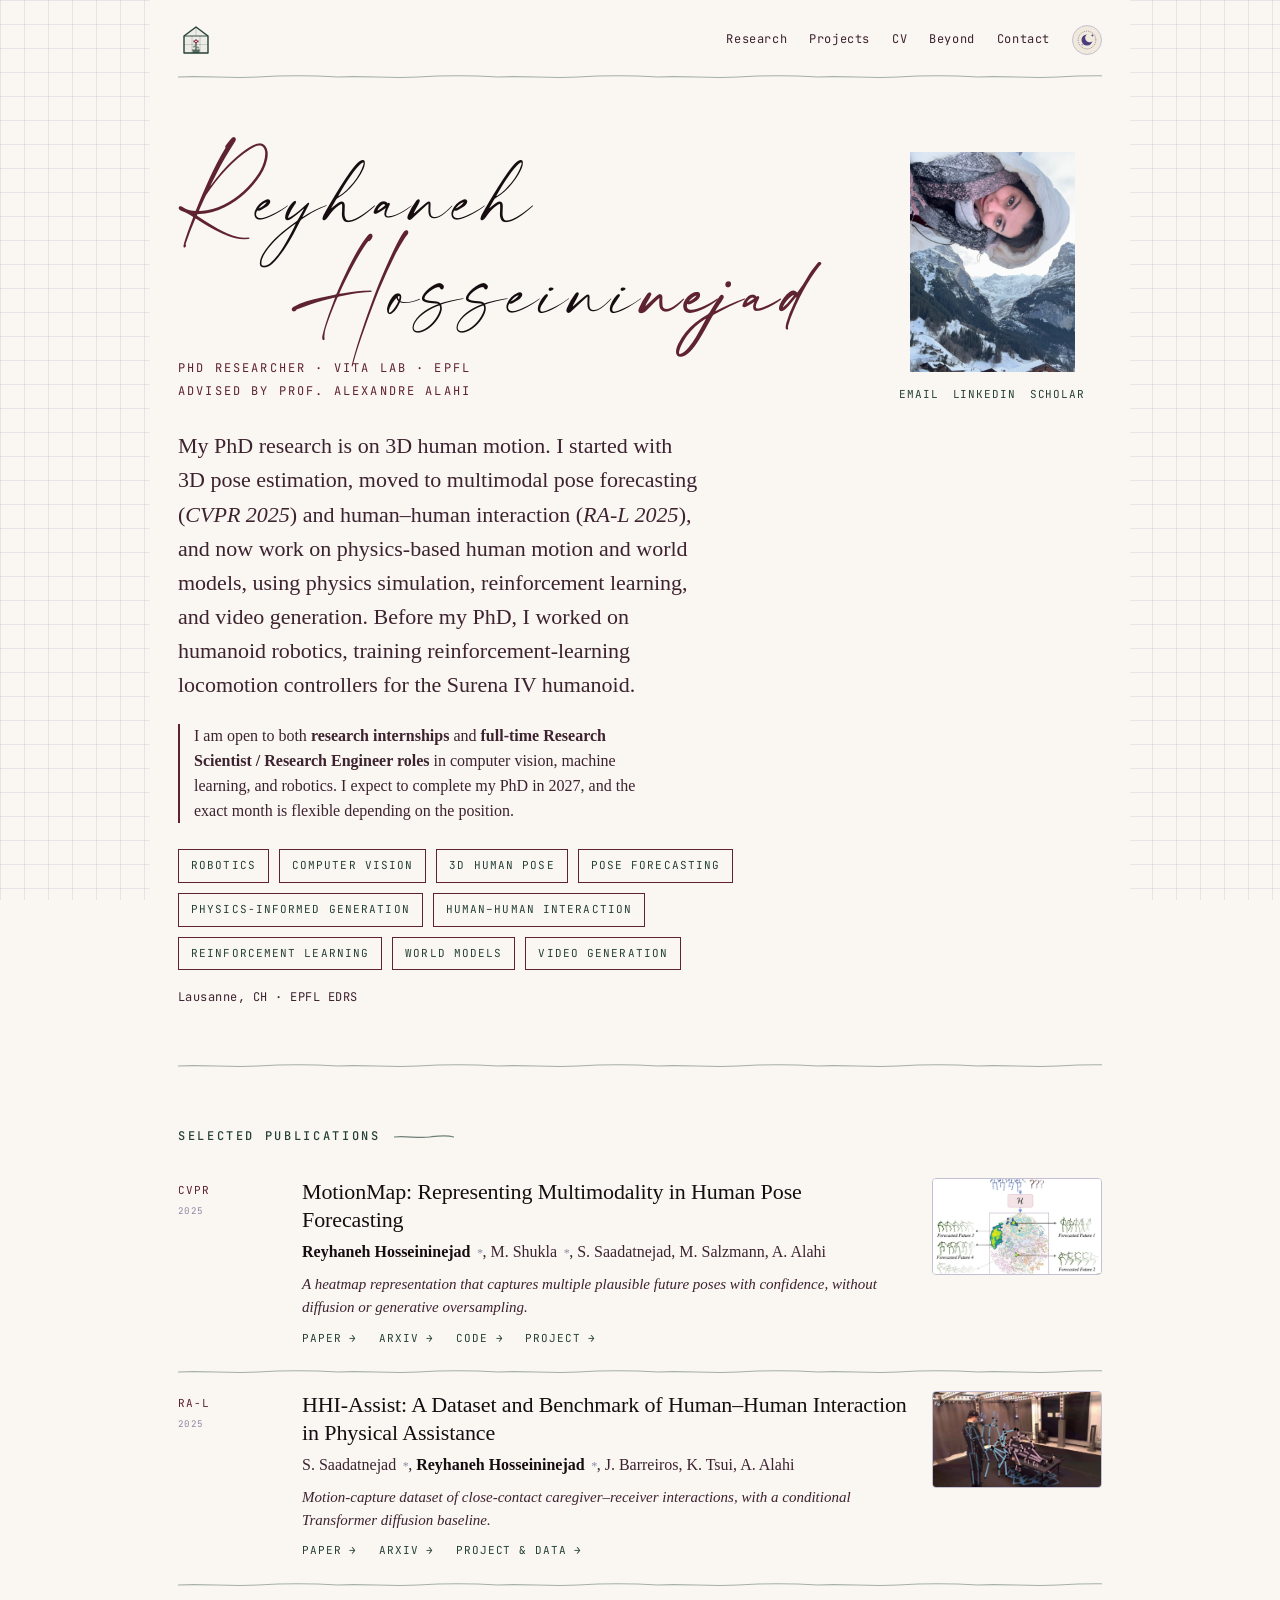
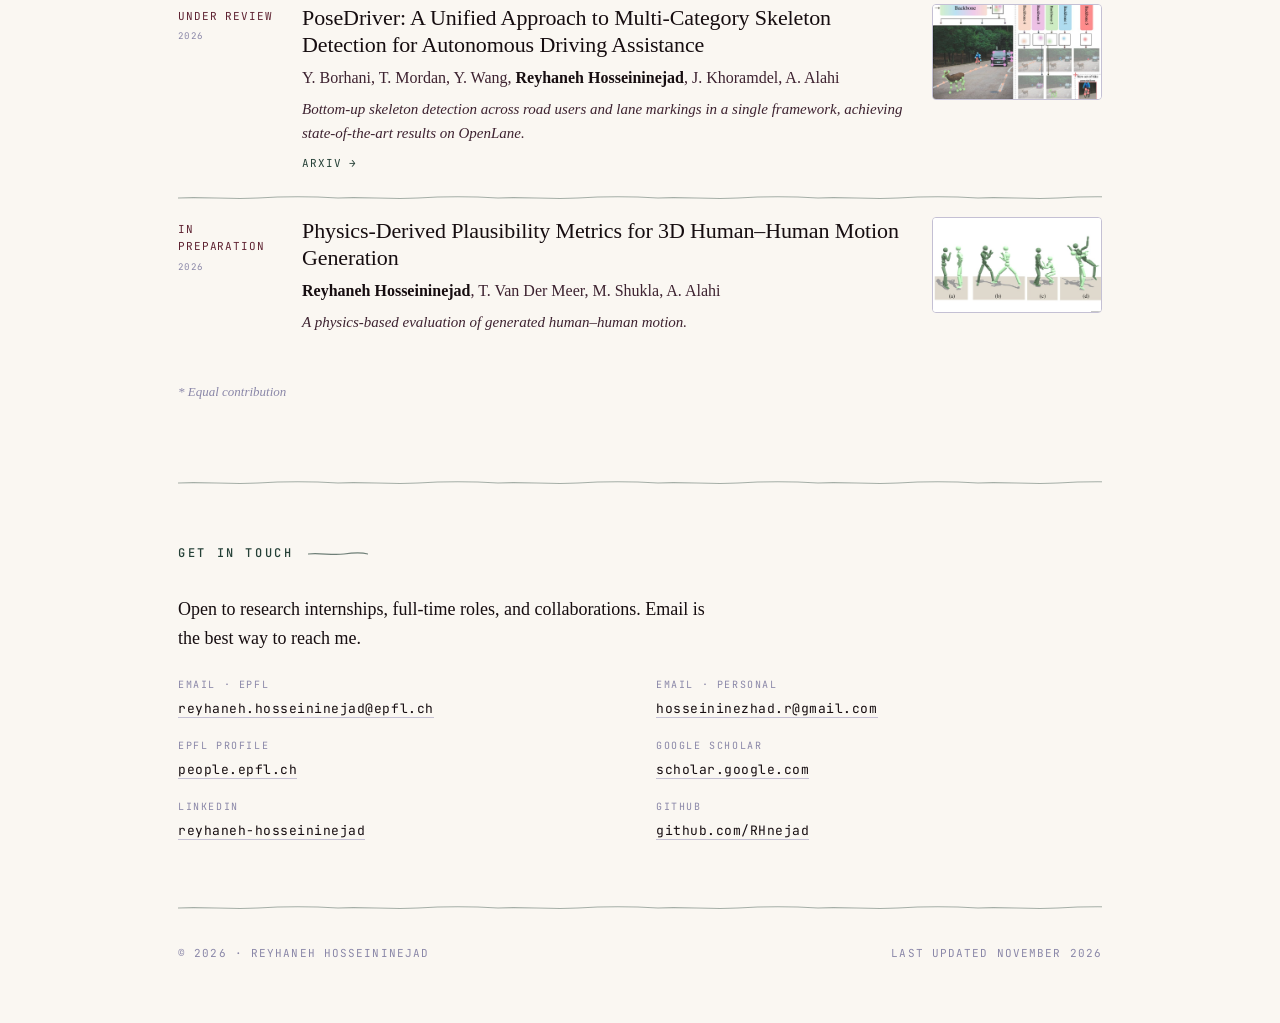
<file: index.html>
<!doctype html>
<html lang="en">
<head>
  <meta charset="utf-8" />
  <meta name="viewport" content="width=device-width, initial-scale=1" />
  <title>Reyhaneh Hosseininejad | PhD Researcher at EPFL</title>
  <meta name="description" content="Reyhaneh Hosseininejad is a PhD researcher in robotics at EPFL's VITA Lab, working on computer vision and machine learning for 3D human motion." />

  <meta property="og:title" content="Reyhaneh Hosseininejad" />
  <meta property="og:description" content="PhD researcher in robotics at EPFL, expected to graduate in 2027, working on computer vision and machine learning for 3D human motion." />
  <meta property="og:type" content="website" />

  <link rel="icon" type="image/svg+xml" href="assets/favicon.svg" />
  <link rel="preconnect" href="https://fonts.googleapis.com" />
  <link rel="preconnect" href="https://fonts.gstatic.com" crossorigin />
  <link href="https://fonts.googleapis.com/css2?family=Playfair+Display:ital,wght@0,400;0,500;0,600;1,400&amp;family=JetBrains+Mono:wght@400;500&amp;display=swap" rel="stylesheet" />
  <script src="theme.js"></script>
  <link rel="stylesheet" href="styles.css" />
</head>

<body>
<div class="wrap plain-center">

  <!-- ============ TOP NAV ============ -->
  <header class="topnav">
    <a class="mark home-icon" href="./" style="border-bottom:none;" aria-label="Home">
      <svg width="36" height="36" viewBox="0 0 36 36" fill="none" xmlns="http://www.w3.org/2000/svg" aria-hidden="true">
        <!-- Greenhouse body (pitched roof, glass walls) -->
        <path d="M6 14 L18 5 L30 14 L30 31 L6 31 Z" fill="#254037" opacity="0.06"/>
        <path d="M6 14 L18 5 L30 14 L30 31 L6 31 Z" fill="none" stroke="#254037" stroke-width="1.4" stroke-linejoin="round"/>
        <!-- Eave: where roof meets the walls -->
        <line x1="6" y1="14" x2="30" y2="14" stroke="#254037" stroke-width="0.9"/>
        <!-- Glass panel grid -->
        <line x1="14" y1="14" x2="14" y2="31" stroke="#254037" stroke-width="0.5" opacity="0.45"/>
        <line x1="22" y1="14" x2="22" y2="31" stroke="#254037" stroke-width="0.5" opacity="0.45"/>
        <line x1="6"  y1="22.5" x2="30" y2="22.5" stroke="#254037" stroke-width="0.5" opacity="0.4"/>
        <line x1="18" y1="5"  x2="18" y2="14" stroke="#254037" stroke-width="0.5" opacity="0.4"/>
        <!-- Plant pot -->
        <path d="M14 27.5 L22 27.5 L21 31 L15 31 Z" fill="#254037" opacity="0.75"/>
        <!-- Stem -->
        <line x1="18" y1="27.5" x2="18" y2="20.4" stroke="#254037" stroke-width="1.1" stroke-linecap="round"/>
        <!-- Leaves -->
        <ellipse cx="16.2" cy="24.5" rx="1.5" ry="0.8" fill="#254037" opacity="0.55" transform="rotate(-30 16.2 24.5)"/>
        <ellipse cx="19.8" cy="25.5" rx="1.5" ry="0.8" fill="#254037" opacity="0.55" transform="rotate(30 19.8 25.5)"/>
        <!-- Flower head: 4 petals + center, in the wine accent -->
        <circle cx="18"   cy="18.2" r="1.05" fill="#8a3a4c"/>
        <circle cx="18"   cy="20.6" r="1.05" fill="#8a3a4c"/>
        <circle cx="16.3" cy="19.4" r="1.05" fill="#8a3a4c"/>
        <circle cx="19.7" cy="19.4" r="1.05" fill="#8a3a4c"/>
        <circle cx="18"   cy="19.4" r="0.7"  fill="#faf7f2"/>
      </svg>
    </a>
    <nav class="nav-links">
      <a href="#research">Research</a>
      <a href="projects.html">Projects</a>
      <a href="cv.html">CV</a>
      <a href="beyond.html">Beyond</a>
      <a href="#contact">Contact</a>
    </nav>
  </header>

  <!-- ============ HERO ============ -->
  <section class="hero">
    <div class="hero-layout">
      <div style="flex:1; min-width:280px;">
        <h1 class="name"><span class="name-accent">R</span>eyhaneh<span class="name-line2"><span class="name-accent">H</span>osseini<em>nejad</em></span></h1>
        <div class="eyebrow">PhD Researcher · <a href="https://www.epfl.ch/labs/vita/" target="_blank" rel="noopener" style="border-bottom:none;color:var(--clay-deep);">VITA Lab</a> · EPFL<span class="eyebrow-sub">Advised by <a href="https://people.epfl.ch/alexandre.alahi" target="_blank" rel="noopener" style="border-bottom:none;color:inherit;">Prof. Alexandre Alahi</a></span></div>
        <p class="lede">
          My PhD research is on 3D human motion. I started with 3D pose estimation, moved to multimodal pose forecasting (<em>CVPR 2025</em>) and human–human interaction (<em>RA-L 2025</em>), and now work on physics-based human motion and world models, using physics simulation, reinforcement learning, and video generation. Before my PhD, I worked on humanoid robotics, training reinforcement-learning locomotion controllers for the Surena IV humanoid.
        </p>
        <p class="job-status">
          I am open to both <strong>research internships</strong> and <strong>full-time Research Scientist / Research Engineer roles</strong> in computer vision, machine learning, and robotics. I expect to complete my PhD in 2027, and the exact month is flexible depending on the position.
        </p>
        <div class="interests" style="margin-top:20px;">
          <span class="chip clay">Robotics</span>
          <span class="chip clay">Computer Vision</span>
          <span class="chip clay">3D Human Pose</span>
          <span class="chip clay">Pose Forecasting</span>
          <span class="chip clay">Physics-Informed Generation</span>
          <span class="chip clay">Human–Human Interaction</span>
          <span class="chip clay">Reinforcement Learning</span>
          <span class="chip clay">World Models</span>
          <span class="chip clay">Video Generation</span>
        </div>
        <div class="quick" style="margin-top:18px;">
          <span>Lausanne, CH · EPFL EDRS</span>
        </div>
      </div>
      <div class="photo-col">
        <img
          src="assets/2026-09-03%2023.16.52.jpg?v=20260903"
          alt="Reyhaneh Hosseininejad in the mountains"
          style="
            width:220px; height:220px; flex-shrink:0;
            object-fit:contain; object-position:center;
            display:block; position:relative; z-index:0;
          "
        />
        <nav class="photo-links" aria-label="Profiles">
          <a href="mailto:reyhaneh.hosseininejad@epfl.ch">Email</a>
          <a href="https://www.linkedin.com/in/reyhaneh-hosseininejad-a2b54b138/" target="_blank" rel="noopener">LinkedIn</a>
          <a href="https://scholar.google.com/scholar?q=Reyhaneh+Hosseininejad" target="_blank" rel="noopener">Scholar</a>
        </nav>
      </div>
    </div>
  </section>

  <!-- ============ PUBLICATIONS ============ -->
  <section id="research">
    <h2 class="section-title">Selected Publications</h2>

    <article class="pub has-fig">
      <div class="venue">CVPR<small>2025</small></div>
      <div>
        <h3 class="title"><a class="pub-title-link" href="https://www.epfl.ch/labs/vita/research/prediction/motionmap/" target="_blank" rel="noopener">MotionMap: Representing Multimodality in Human Pose Forecasting</a></h3>
        <p class="authors"><b>Reyhaneh Hosseininejad</b><span class="equal">*</span>, M. Shukla<span class="equal">*</span>, S. Saadatnejad, M. Salzmann, A. Alahi</p>
        <p class="pub-abstract">A heatmap representation that captures multiple plausible future poses with confidence, without diffusion or generative oversampling.</p>
        <div class="links">
          <a href="https://openaccess.thecvf.com/content/CVPR2025/html/Hosseininejad_MotionMap_Representing_Multimodality_in_Human_Pose_Forecasting_CVPR_2025_paper.html" target="_blank" rel="noopener">Paper</a>
          <a href="https://arxiv.org/abs/2412.18883" target="_blank" rel="noopener">arXiv</a>
          <a href="https://github.com/vita-epfl/MotionMap" target="_blank" rel="noopener">Code</a>
          <a href="https://www.epfl.ch/labs/vita/research/prediction/motionmap/" target="_blank" rel="noopener">Project</a>
        </div>
      </div>
      <a class="pub-fig-link" href="https://www.epfl.ch/labs/vita/research/prediction/motionmap/" target="_blank" rel="noopener" aria-label="Open project page"><img class="pub-fig" src="assets/proj-motionmap.jpg" alt="MotionMap: observed poses mapped to several forecasted futures" loading="lazy" /></a>
    </article>

    <article class="pub has-fig">
      <div class="venue">RA-L<small>2025</small></div>
      <div>
        <h3 class="title"><a class="pub-title-link" href="https://sites.google.com/view/hhi-assist/home" target="_blank" rel="noopener">HHI-Assist: A Dataset and Benchmark of Human–Human Interaction in Physical Assistance</a></h3>
        <p class="authors">S. Saadatnejad<span class="equal">*</span>, <b>Reyhaneh Hosseininejad</b><span class="equal">*</span>, J. Barreiros, K. Tsui, A. Alahi</p>
        <p class="pub-abstract">Motion-capture dataset of close-contact caregiver–receiver interactions, with a conditional Transformer diffusion baseline.</p>
        <div class="links">
          <a href="https://ieeexplore.ieee.org/document/11071897/" target="_blank" rel="noopener">Paper</a>
          <a href="https://arxiv.org/abs/2509.10096" target="_blank" rel="noopener">arXiv</a>
          <a href="https://sites.google.com/view/hhi-assist/home" target="_blank" rel="noopener">Project &amp; Data</a>
        </div>
      </div>
      <a class="pub-fig-link" href="https://sites.google.com/view/hhi-assist/home" target="_blank" rel="noopener" aria-label="Open project page"><img class="pub-fig" src="assets/proj-hhiassist.jpg" alt="HHI-Assist: motion capture of a caregiver assisting a person" loading="lazy" /></a>
    </article>

    <article class="pub has-fig">
      <div class="venue">Under Review<small>2026</small></div>
      <div>
        <h3 class="title"><a class="pub-title-link" href="https://arxiv.org/abs/2603.23215" target="_blank" rel="noopener">PoseDriver: A Unified Approach to Multi-Category Skeleton Detection for Autonomous Driving Assistance</a></h3>
        <p class="authors">Y. Borhani, T. Mordan, Y. Wang, <b>Reyhaneh Hosseininejad</b>, J. Khoramdel, A. Alahi</p>
        <p class="pub-abstract">Bottom-up skeleton detection across road users and lane markings in a single framework, achieving state-of-the-art results on OpenLane.</p>
        <div class="links">
          <a href="https://arxiv.org/abs/2603.23215" target="_blank" rel="noopener">arXiv</a>
        </div>
      </div>
      <a class="pub-fig-link" href="https://arxiv.org/abs/2603.23215" target="_blank" rel="noopener" aria-label="Open project page"><img class="pub-fig" src="assets/proj-posedriver.jpg" alt="PoseDriver: skeleton detection on road users and lane markings" loading="lazy" /></a>
    </article>

    <article class="pub has-fig">
      <div class="venue">In Preparation<small>2026</small></div>
      <div>
        <h3 class="title"><a class="pub-title-link" href="projects.html#plausibility-metrics">Physics-Derived Plausibility Metrics for 3D Human–Human Motion Generation</a></h3>
        <p class="authors"><b>Reyhaneh Hosseininejad</b>, T. Van Der Meer, M. Shukla, A. Alahi</p>
        <p class="pub-abstract">A physics-based evaluation of generated human–human motion.</p>
      </div>
      <a class="pub-fig-link" href="projects.html#plausibility-metrics" aria-label="Open project page"><img class="pub-fig" src="assets/proj-physics.jpg" alt="Physics-simulated humanoid pairs interacting" loading="lazy" /></a>
    </article>

    <p class="equal-note"><span class="equal">*</span> Equal contribution</p>

  </section>

  <!-- ============ CONTACT ============ -->
  <section id="contact">
    <h2 class="section-title">Get in touch</h2>
    <p class="prose" style="max-width:60ch;">
      Open to research internships, full-time roles, and collaborations. Email is the best way to reach me.
    </p>
    <div class="contact-grid" style="margin-top:24px;">
      <div>
        <small>Email · EPFL</small>
        <a href="mailto:reyhaneh.hosseininejad@epfl.ch">reyhaneh.hosseininejad@epfl.ch</a>
      </div>
      <div>
        <small>Email · Personal</small>
        <a href="mailto:hosseininezhad.r@gmail.com">hosseininezhad.r@gmail.com</a>
      </div>
      <div>
        <small>EPFL Profile</small>
        <a href="https://people.epfl.ch/reyhaneh.hosseininejad" target="_blank" rel="noopener">people.epfl.ch</a>
      </div>
      <div>
        <small>Google Scholar</small>
        <a href="https://scholar.google.com/scholar?q=Reyhaneh+Hosseininejad" target="_blank" rel="noopener">scholar.google.com</a>
      </div>
      <div>
        <small>LinkedIn</small>
        <a href="https://www.linkedin.com/in/reyhaneh-hosseininejad-a2b54b138/" target="_blank" rel="noopener">reyhaneh-hosseininejad</a>
      </div>
      <div>
        <small>GitHub</small>
        <a href="https://github.com/RHnejad" target="_blank" rel="noopener">github.com/RHnejad</a>
      </div>
    </div>
  </section>

  <!-- ============ FOOTER ============ -->
  <footer>
    <div class="row">
      <div>© <span id="year">2026</span> · Reyhaneh Hosseininejad</div>
      <div>Last updated November 2026</div>
    </div>
  </footer>

</div>

<script>
  document.getElementById("year").textContent = new Date().getFullYear();
</script>
</body>
</html>
</file>
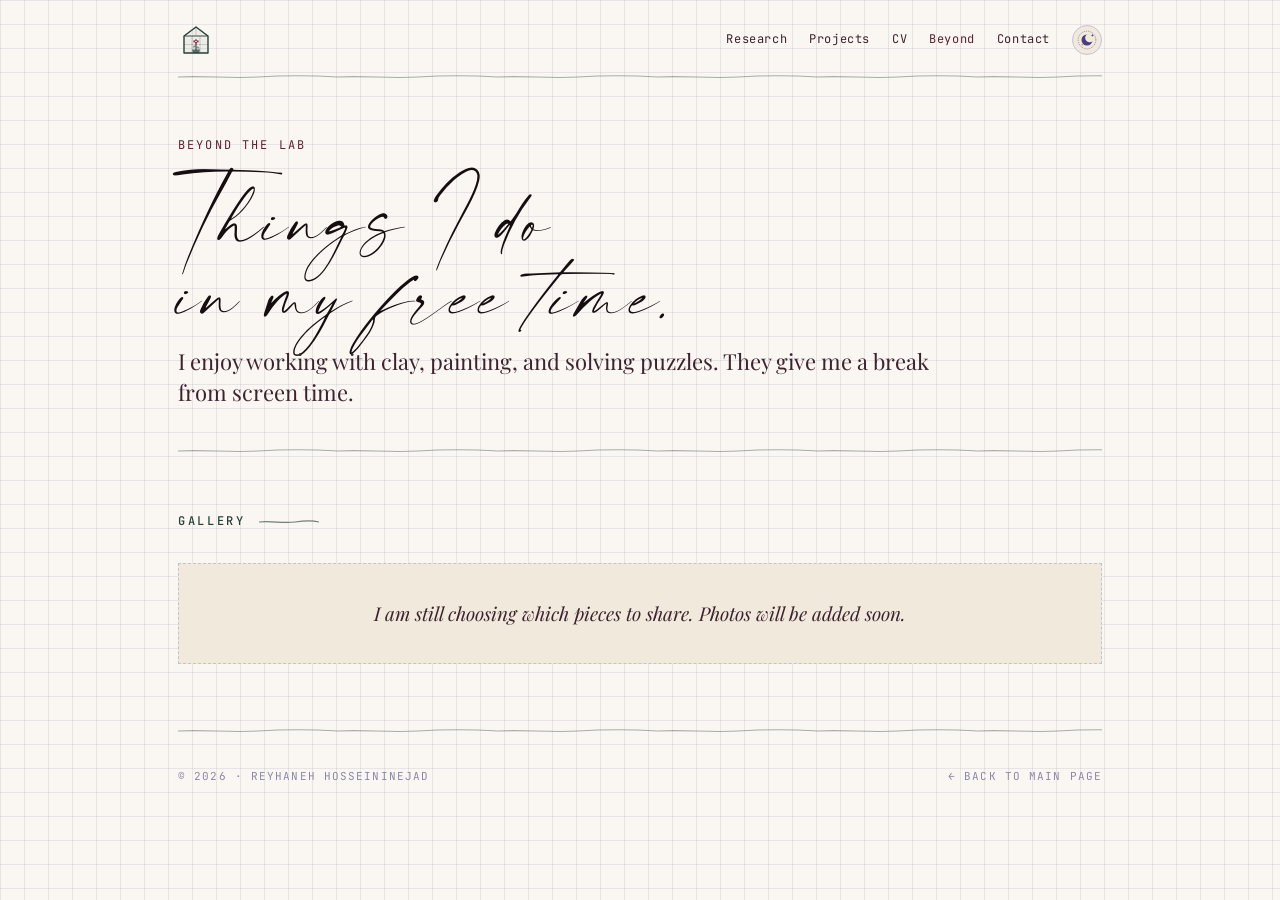
<file: beyond.html>
<!doctype html>
<html lang="en">
<head>
<meta charset="utf-8" />
<meta name="viewport" content="width=device-width, initial-scale=1" />
<title>Beyond | Reyhaneh Hosseininejad</title>
<meta name="description" content="Clay, paint, and other things I make outside the lab." />

<link rel="icon" type="image/svg+xml" href="assets/favicon.svg" />
<link rel="preconnect" href="https://fonts.googleapis.com" />
<link rel="preconnect" href="https://fonts.gstatic.com" crossorigin />
<link href="https://fonts.googleapis.com/css2?family=Playfair+Display:ital,wght@0,400;0,500;0,600;1,400&amp;family=JetBrains+Mono:wght@400;500&amp;display=swap" rel="stylesheet" />

<script src="theme.js"></script>
<link rel="stylesheet" href="styles.css" />
</head>

<body>
<div class="wrap">

  <header class="topnav">
    <a class="mark home-icon" href="./" style="border-bottom:none;" aria-label="Home">
      <svg width="36" height="36" viewBox="0 0 36 36" fill="none" xmlns="http://www.w3.org/2000/svg" aria-hidden="true">
        <!-- Greenhouse body (pitched roof, glass walls) -->
        <path d="M6 14 L18 5 L30 14 L30 31 L6 31 Z" fill="#254037" opacity="0.06"/>
        <path d="M6 14 L18 5 L30 14 L30 31 L6 31 Z" fill="none" stroke="#254037" stroke-width="1.4" stroke-linejoin="round"/>
        <!-- Eave: where roof meets the walls -->
        <line x1="6" y1="14" x2="30" y2="14" stroke="#254037" stroke-width="0.9"/>
        <!-- Glass panel grid -->
        <line x1="14" y1="14" x2="14" y2="31" stroke="#254037" stroke-width="0.5" opacity="0.45"/>
        <line x1="22" y1="14" x2="22" y2="31" stroke="#254037" stroke-width="0.5" opacity="0.45"/>
        <line x1="6"  y1="22.5" x2="30" y2="22.5" stroke="#254037" stroke-width="0.5" opacity="0.4"/>
        <line x1="18" y1="5"  x2="18" y2="14" stroke="#254037" stroke-width="0.5" opacity="0.4"/>
        <!-- Plant pot -->
        <path d="M14 27.5 L22 27.5 L21 31 L15 31 Z" fill="#254037" opacity="0.75"/>
        <!-- Stem -->
        <line x1="18" y1="27.5" x2="18" y2="20.4" stroke="#254037" stroke-width="1.1" stroke-linecap="round"/>
        <!-- Leaves -->
        <ellipse cx="16.2" cy="24.5" rx="1.5" ry="0.8" fill="#254037" opacity="0.55" transform="rotate(-30 16.2 24.5)"/>
        <ellipse cx="19.8" cy="25.5" rx="1.5" ry="0.8" fill="#254037" opacity="0.55" transform="rotate(30 19.8 25.5)"/>
        <!-- Flower head: 4 petals + center, in the wine accent -->
        <circle cx="18"   cy="18.2" r="1.05" fill="#8a3a4c"/>
        <circle cx="18"   cy="20.6" r="1.05" fill="#8a3a4c"/>
        <circle cx="16.3" cy="19.4" r="1.05" fill="#8a3a4c"/>
        <circle cx="19.7" cy="19.4" r="1.05" fill="#8a3a4c"/>
        <circle cx="18"   cy="19.4" r="0.7"  fill="#faf7f2"/>
      </svg>
    </a>
    <nav class="nav-links">
      <a href="index.html#research">Research</a>
      <a href="projects.html">Projects</a>
      <a href="cv.html">CV</a>
      <a href="beyond.html" class="active">Beyond</a>
      <a href="index.html#contact">Contact</a>
    </nav>
  </header>

  <section class="page-head">
    <div class="eyebrow">Beyond the Lab</div>
    <h1>Things I do<br/>in my <em>free time</em>.</h1>
    <p class="lede">
      I enjoy working with clay, painting, and solving puzzles. They give me a break from screen time.
    </p>
  </section>

  <!-- ============ GALLERY ============ -->
  <section>
    <h2 class="section-title">Gallery</h2>

    <div class="gallery-note">
      <p>I am still choosing which pieces to share. Photos will be added soon.</p>
    </div>
  </section>


  <footer>
    <div class="row">
      <div>© <span id="year">2026</span> · Reyhaneh Hosseininejad</div>
      <div><a href="index.html" style="border-bottom:none; color:inherit;">← Back to main page</a></div>
    </div>
  </footer>

</div>

<script>
  document.getElementById("year").textContent = new Date().getFullYear();
</script>
</body>
</html>
</file>
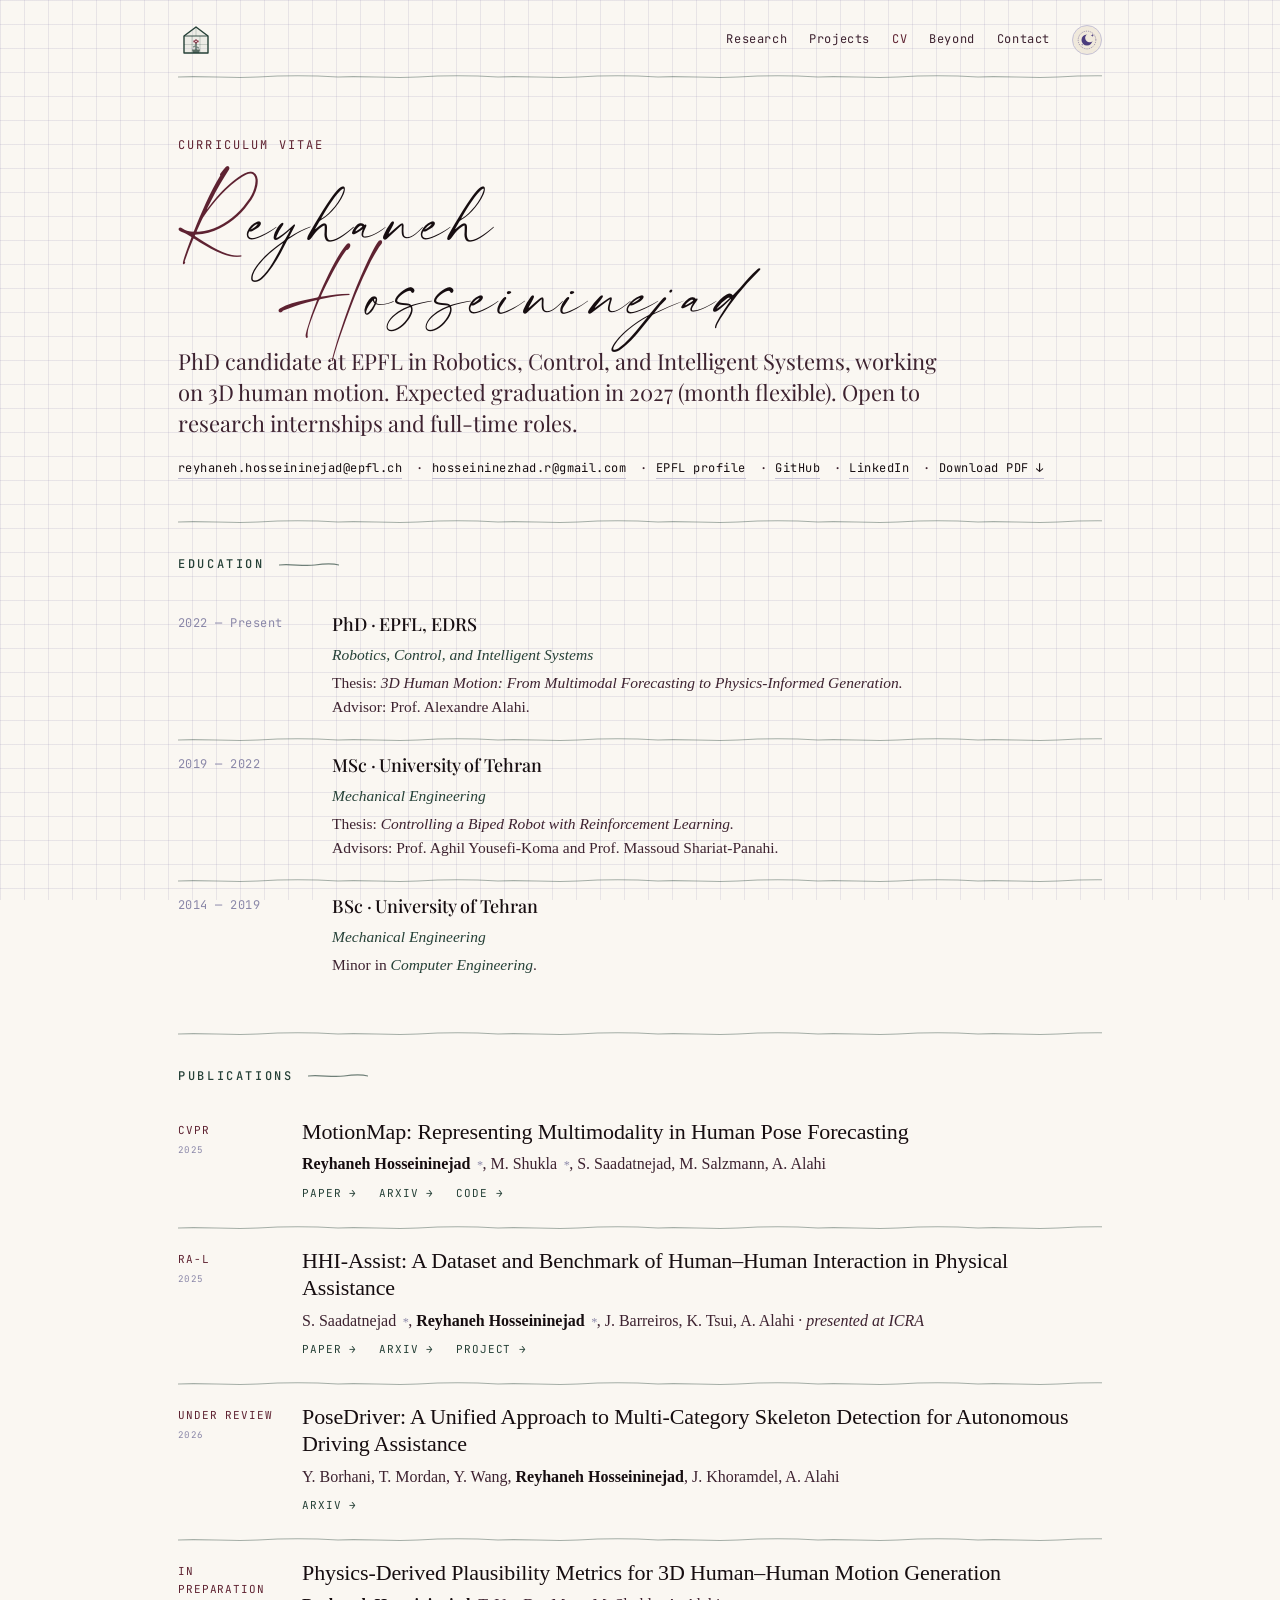
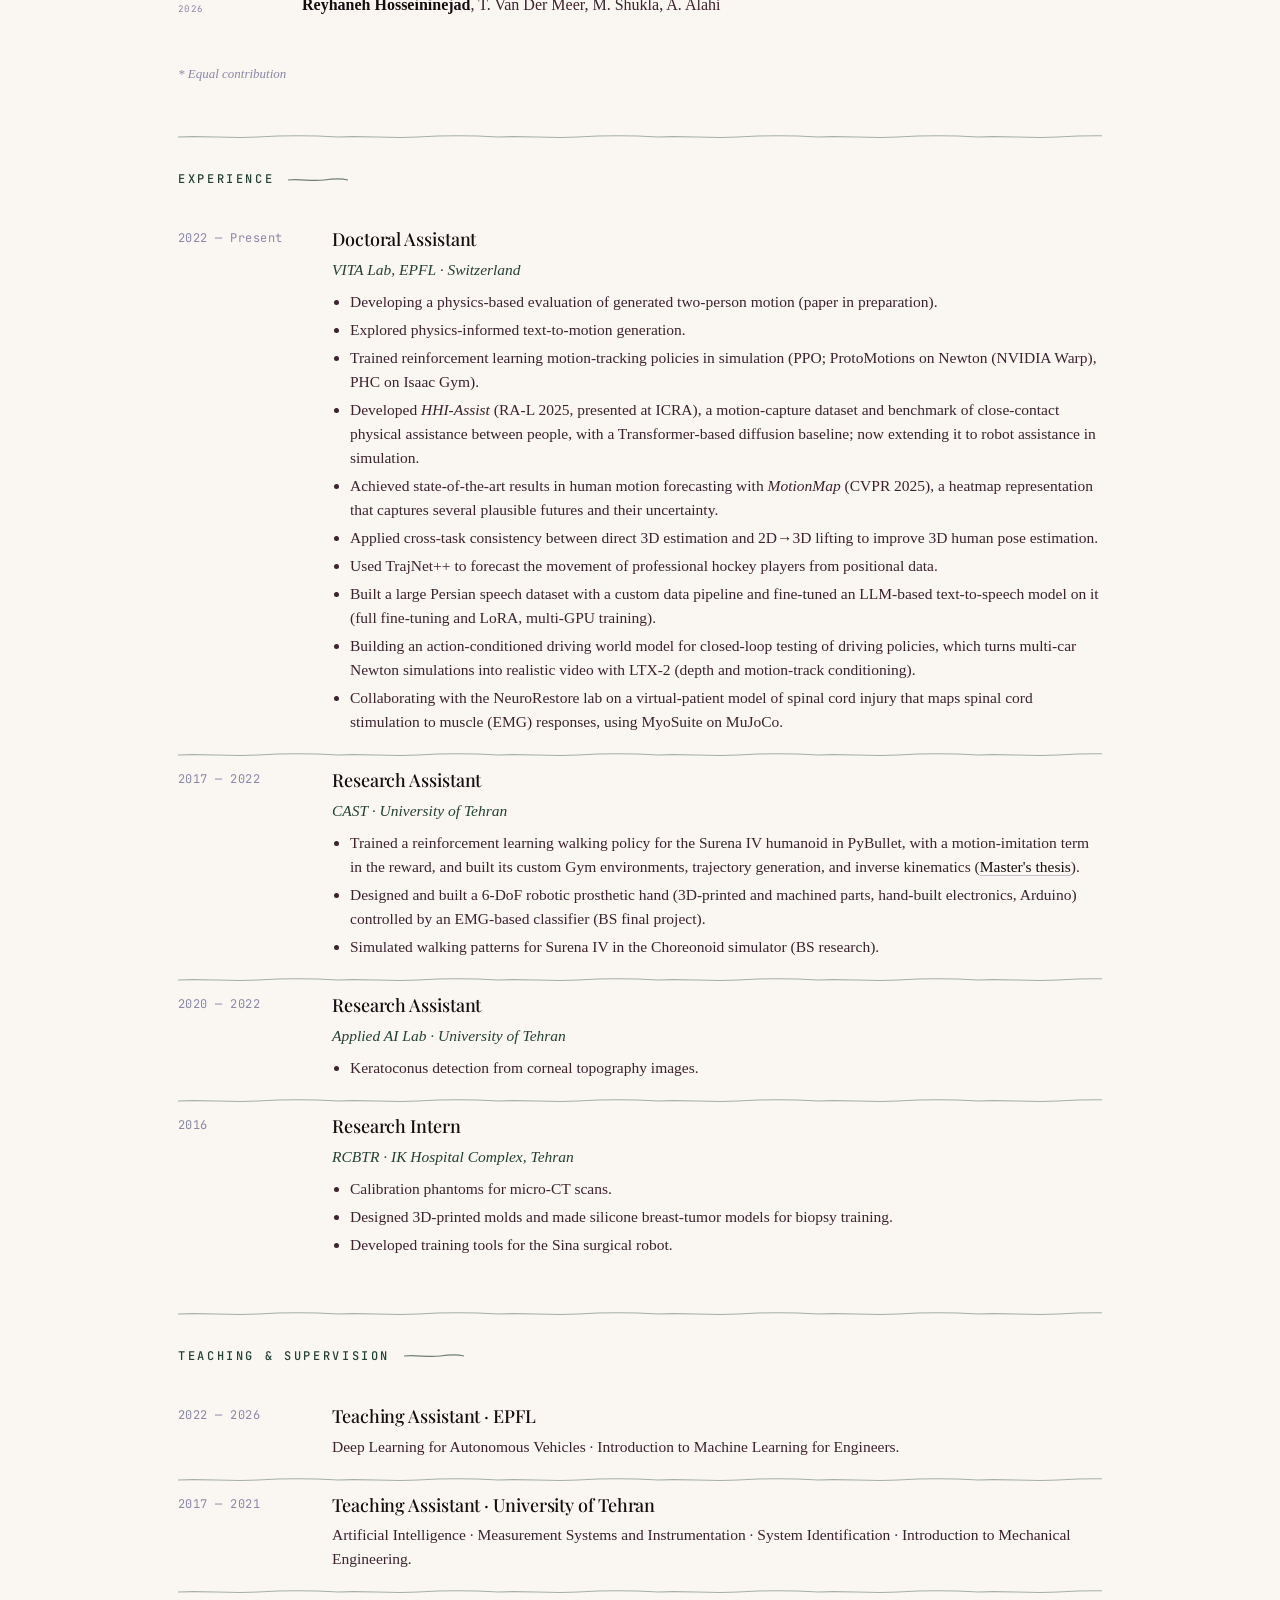
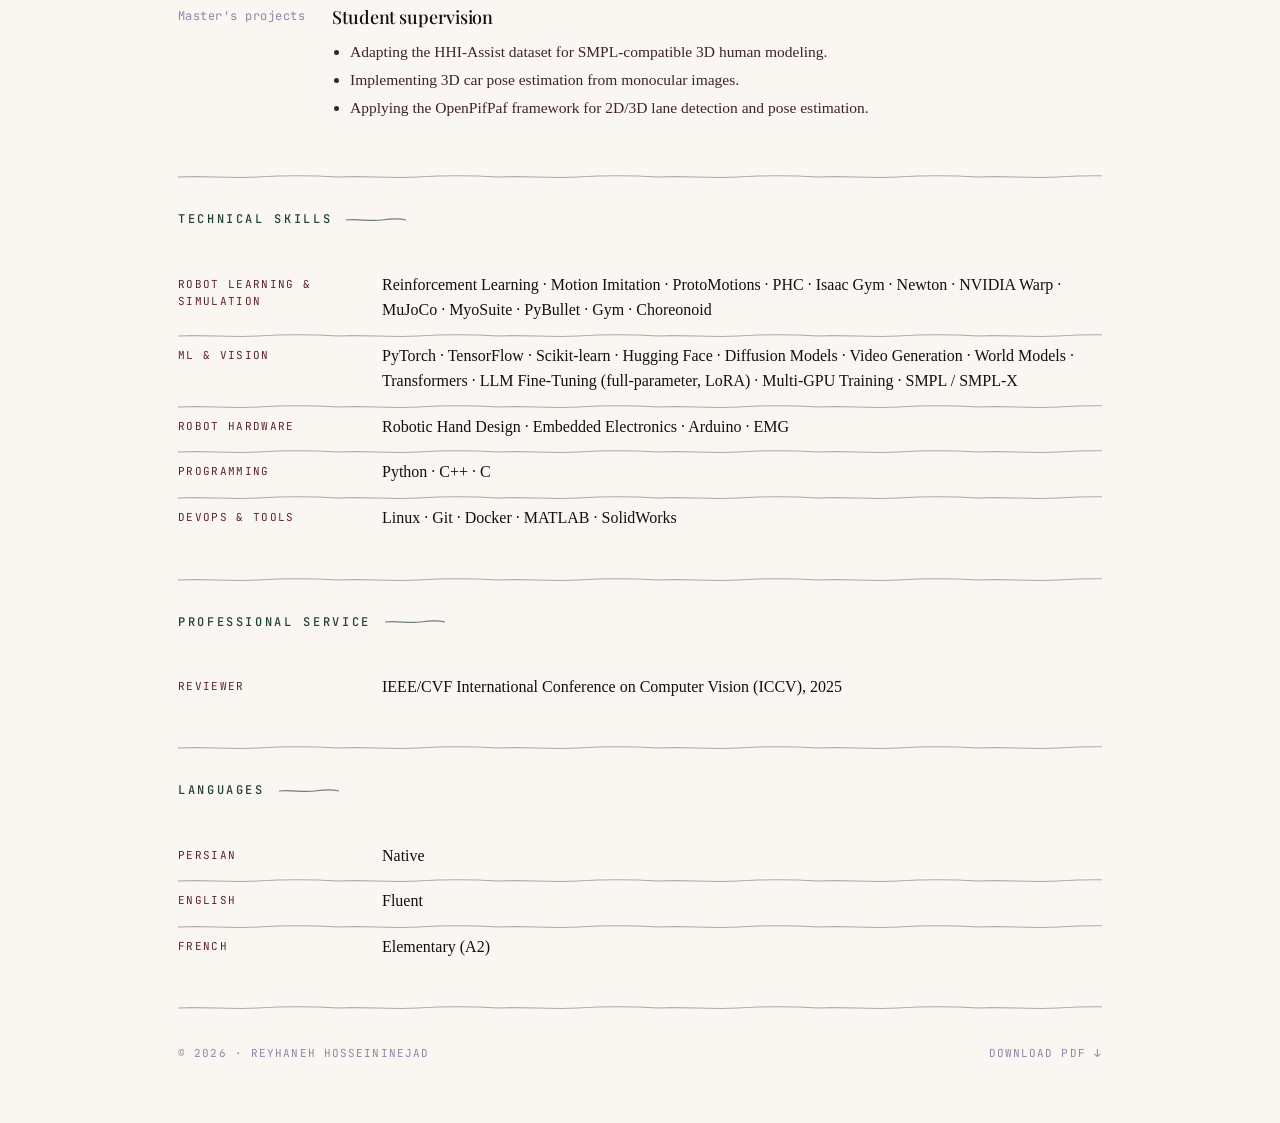
<file: cv.html>
<!doctype html>
<html lang="en">

<head>
  <meta charset="utf-8" />
  <meta name="viewport" content="width=device-width, initial-scale=1" />
  <title>CV | Reyhaneh Hosseininejad</title>
  <meta name="description" content="Curriculum vitae of Reyhaneh Hosseininejad, PhD candidate at EPFL." />

  <link rel="icon" type="image/svg+xml" href="assets/favicon.svg" />
  <link rel="preconnect" href="https://fonts.googleapis.com" />
  <link rel="preconnect" href="https://fonts.gstatic.com" crossorigin />
  <link
    href="https://fonts.googleapis.com/css2?family=Playfair+Display:ital,wght@0,400;0,500;0,600;1,400&amp;family=JetBrains+Mono:wght@400;500&amp;display=swap"
    rel="stylesheet" />

  <script src="theme.js"></script>
  <link rel="stylesheet" href="styles.css" />
</head>

<body>
  <div class="wrap">

    <header class="topnav">
      <a class="mark home-icon" href="./" style="border-bottom:none;" aria-label="Home">
        <svg width="36" height="36" viewBox="0 0 36 36" fill="none" xmlns="http://www.w3.org/2000/svg" aria-hidden="true">
        <!-- Greenhouse body (pitched roof, glass walls) -->
        <path d="M6 14 L18 5 L30 14 L30 31 L6 31 Z" fill="#254037" opacity="0.06"/>
        <path d="M6 14 L18 5 L30 14 L30 31 L6 31 Z" fill="none" stroke="#254037" stroke-width="1.4" stroke-linejoin="round"/>
        <!-- Eave: where roof meets the walls -->
        <line x1="6" y1="14" x2="30" y2="14" stroke="#254037" stroke-width="0.9"/>
        <!-- Glass panel grid -->
        <line x1="14" y1="14" x2="14" y2="31" stroke="#254037" stroke-width="0.5" opacity="0.45"/>
        <line x1="22" y1="14" x2="22" y2="31" stroke="#254037" stroke-width="0.5" opacity="0.45"/>
        <line x1="6"  y1="22.5" x2="30" y2="22.5" stroke="#254037" stroke-width="0.5" opacity="0.4"/>
        <line x1="18" y1="5"  x2="18" y2="14" stroke="#254037" stroke-width="0.5" opacity="0.4"/>
        <!-- Plant pot -->
        <path d="M14 27.5 L22 27.5 L21 31 L15 31 Z" fill="#254037" opacity="0.75"/>
        <!-- Stem -->
        <line x1="18" y1="27.5" x2="18" y2="20.4" stroke="#254037" stroke-width="1.1" stroke-linecap="round"/>
        <!-- Leaves -->
        <ellipse cx="16.2" cy="24.5" rx="1.5" ry="0.8" fill="#254037" opacity="0.55" transform="rotate(-30 16.2 24.5)"/>
        <ellipse cx="19.8" cy="25.5" rx="1.5" ry="0.8" fill="#254037" opacity="0.55" transform="rotate(30 19.8 25.5)"/>
        <!-- Flower head: 4 petals + center, in the wine accent -->
        <circle cx="18"   cy="18.2" r="1.05" fill="#8a3a4c"/>
        <circle cx="18"   cy="20.6" r="1.05" fill="#8a3a4c"/>
        <circle cx="16.3" cy="19.4" r="1.05" fill="#8a3a4c"/>
        <circle cx="19.7" cy="19.4" r="1.05" fill="#8a3a4c"/>
        <circle cx="18"   cy="19.4" r="0.7"  fill="#faf7f2"/>
      </svg>
      </a>
      <nav class="nav-links">
        <a href="index.html#research">Research</a>
        <a href="projects.html">Projects</a>
        <a href="cv.html" class="active">CV</a>
        <a href="beyond.html">Beyond</a>
        <a href="index.html#contact">Contact</a>
      </nav>
    </header>

    <section class="page-head">
      <div class="eyebrow">Curriculum Vitae</div>
      <h1><span class="name-accent">R</span>eyhaneh<span class="name-line2"><span class="name-accent">H</span>osseini<em>nejad</em></span></h1>
      <p class="lede">
        PhD candidate at EPFL in Robotics, Control, and Intelligent Systems, working on 3D human motion. Expected graduation in 2027 (month flexible). Open to research internships and full-time roles.
      </p>
      <div class="quick" style="margin-top: 20px;">
        <span><a href="mailto:reyhaneh.hosseininejad@epfl.ch">reyhaneh.hosseininejad@epfl.ch</a></span>
        <span>· <a href="mailto:hosseininezhad.r@gmail.com">hosseininezhad.r@gmail.com</a></span>
        <span>· <a href="https://people.epfl.ch/reyhaneh.hosseininejad" target="_blank" rel="noopener">EPFL
            profile</a></span>
        <span>· <a href="https://github.com/RHnejad" target="_blank" rel="noopener">GitHub</a></span>
        <span>· <a href="https://www.linkedin.com/in/reyhaneh-hosseininejad-a2b54b138/" target="_blank" rel="noopener">LinkedIn</a></span>
        <span>· <a href="assets/CV.pdf" target="_blank" rel="noopener" class="print-hide">Download PDF ↓</a></span>
      </div>
    </section>

    <!-- ============ EDUCATION ============ -->
    <section class="cv-section">
      <h2 class="section-title">Education</h2>

      <div class="cv-item">
        <div class="when">2022 — Present</div>
        <div>
          <h4>PhD · EPFL, EDRS</h4>
          <p><span class="where">Robotics, Control, and Intelligent Systems</span></p>
          <p>Thesis: <em>3D Human Motion: From Multimodal Forecasting to Physics-Informed Generation.</em><br />
            Advisor: Prof. Alexandre Alahi.</p>
        </div>
      </div>

      <div class="cv-item">
        <div class="when">2019 — 2022</div>
        <div>
          <h4>MSc · University of Tehran</h4>
          <p><span class="where">Mechanical Engineering</span></p>
          <p>Thesis: <em>Controlling a Biped Robot with Reinforcement Learning.</em><br />
            Advisors: Prof. Aghil Yousefi-Koma and Prof. Massoud Shariat-Panahi.</p>
        </div>
      </div>

      <div class="cv-item">
        <div class="when">2014 — 2019</div>
        <div>
          <h4>BSc · University of Tehran</h4>
          <p><span class="where">Mechanical Engineering</span></p>
          <p>Minor in <span class="where">Computer Engineering</span>.</p>
        </div>
      </div>
    </section>

    <!-- ============ PUBLICATIONS ============ -->
    <section class="cv-section">
      <h2 class="section-title">Publications</h2>

      <article class="pub">
        <div class="venue">CVPR<small>2025</small></div>
        <div>
          <h3 class="title">MotionMap: Representing Multimodality in Human Pose Forecasting</h3>
          <p class="authors"><b>Reyhaneh Hosseininejad</b><span class="equal">*</span>, M. Shukla<span
              class="equal">*</span>, S. Saadatnejad, M. Salzmann, A. Alahi</p>
          <div class="links">
            <a href="https://openaccess.thecvf.com/content/CVPR2025/html/Hosseininejad_MotionMap_Representing_Multimodality_in_Human_Pose_Forecasting_CVPR_2025_paper.html"
              target="_blank" rel="noopener">Paper</a>
            <a href="https://arxiv.org/abs/2412.18883" target="_blank" rel="noopener">arXiv</a>
            <a href="https://github.com/vita-epfl/MotionMap" target="_blank" rel="noopener">Code</a>
          </div>
        </div>
      </article>

      <article class="pub">
        <div class="venue">RA-L<small>2025</small></div>
        <div>
          <h3 class="title">HHI-Assist: A Dataset and Benchmark of Human–Human Interaction in Physical Assistance</h3>
          <p class="authors">S. Saadatnejad<span class="equal">*</span>, <b>Reyhaneh Hosseininejad</b><span
              class="equal">*</span>, J. Barreiros, K. Tsui, A. Alahi · <em>presented at ICRA</em></p>
          <div class="links">
            <a href="https://ieeexplore.ieee.org/document/11071897/" target="_blank" rel="noopener">Paper</a>
            <a href="https://arxiv.org/abs/2509.10096" target="_blank" rel="noopener">arXiv</a>
            <a href="https://sites.google.com/view/hhi-assist/home" target="_blank" rel="noopener">Project</a>
          </div>
        </div>
      </article>

      <article class="pub">
        <div class="venue">Under Review<small>2026</small></div>
        <div>
          <h3 class="title">PoseDriver: A Unified Approach to Multi-Category Skeleton Detection for Autonomous Driving
            Assistance</h3>
          <p class="authors">Y. Borhani, T. Mordan, Y. Wang, <b>Reyhaneh Hosseininejad</b>, J. Khoramdel, A. Alahi</p>
          <div class="links">
            <a href="https://arxiv.org/abs/2603.23215" target="_blank" rel="noopener">arXiv</a>
          </div>
        </div>
      </article>

      <article class="pub">
        <div class="venue">In Preparation<small>2026</small></div>
        <div>
          <h3 class="title">Physics-Derived Plausibility Metrics for 3D Human–Human Motion Generation</h3>
          <p class="authors"><b>Reyhaneh Hosseininejad</b>, T. Van Der Meer, M. Shukla, A. Alahi</p>
        </div>
      </article>

      <p class="equal-note"><span class="equal">*</span> Equal contribution</p>
    </section>

    <!-- ============ EXPERIENCE ============ -->
    <section class="cv-section">
      <h2 class="section-title">Experience</h2>

      <div class="cv-item">
        <div class="when">2022 — Present</div>
        <div>
          <h4>Doctoral Assistant</h4>
          <p><span class="where">VITA Lab, EPFL · Switzerland</span></p>
          <ul>
            <li>Developing a physics-based evaluation of generated two-person motion (paper in preparation).</li>
            <li>Explored physics-informed text-to-motion generation.</li>
            <li>Trained reinforcement learning motion-tracking policies in simulation (PPO; ProtoMotions on Newton (NVIDIA Warp), PHC on Isaac Gym).</li>
            <li>Developed <em>HHI-Assist</em> (RA-L 2025, presented at ICRA), a motion-capture dataset and benchmark of close-contact physical assistance between people, with a Transformer-based diffusion baseline; now extending it to robot assistance in simulation.</li>
            <li>Achieved state-of-the-art results in human motion forecasting with <em>MotionMap</em> (CVPR 2025), a heatmap representation that captures several plausible futures and their uncertainty.</li>
            <li>Applied cross-task consistency between direct 3D estimation and 2D→3D lifting to improve 3D human pose estimation.</li>
            <li>Used TrajNet++ to forecast the movement of professional hockey players from positional data.</li>
            <li>Built a large Persian speech dataset with a custom data pipeline and fine-tuned an LLM-based text-to-speech model on it (full fine-tuning and LoRA, multi-GPU training).</li>
            <li>Building an action-conditioned driving world model for closed-loop testing of driving policies, which turns multi-car Newton simulations into realistic video with LTX-2 (depth and motion-track conditioning).</li>
            <li>Collaborating with the NeuroRestore lab on a virtual-patient model of spinal cord injury that maps spinal cord stimulation to muscle (EMG) responses, using MyoSuite on MuJoCo.</li>
          </ul>
        </div>
      </div>

      <div class="cv-item">
        <div class="when">2017 — 2022</div>
        <div>
          <h4>Research Assistant</h4>
          <p><span class="where">CAST · University of Tehran</span></p>
          <ul>
            <li>Trained a reinforcement learning walking policy for the Surena IV humanoid in PyBullet, with a motion-imitation term in the reward, and built its custom Gym environments, trajectory generation, and inverse kinematics (<a href="thesis.html">Master's thesis</a>).</li>
            <li>Designed and built a 6-DoF robotic prosthetic hand (3D-printed and machined parts, hand-built electronics, Arduino) controlled by an EMG-based classifier (BS final project).</li>
            <li>Simulated walking patterns for Surena IV in the Choreonoid simulator (BS research).</li>
          </ul>
        </div>
      </div>

      <div class="cv-item">
        <div class="when">2020 — 2022</div>
        <div>
          <h4>Research Assistant</h4>
          <p><span class="where">Applied AI Lab · University of Tehran</span></p>
          <ul>
            <li>Keratoconus detection from corneal topography images.</li>
          </ul>
        </div>
      </div>

      <div class="cv-item">
        <div class="when">2016</div>
        <div>
          <h4>Research Intern</h4>
          <p><span class="where">RCBTR · IK Hospital Complex, Tehran</span></p>
          <ul>
            <li>Calibration phantoms for micro-CT scans.</li>
            <li>Designed 3D-printed molds and made silicone breast-tumor models for biopsy training.</li>
            <li>Developed training tools for the Sina surgical robot.</li>
          </ul>
        </div>
      </div>
    </section>

    <!-- ============ TEACHING & SUPERVISION ============ -->
    <section class="cv-section">
      <h2 class="section-title">Teaching &amp; Supervision</h2>

      <div class="cv-item">
        <div class="when">2022 — 2026</div>
        <div>
          <h4>Teaching Assistant · EPFL</h4>
          <p>Deep Learning for Autonomous Vehicles · Introduction to Machine Learning for Engineers.</p>
        </div>
      </div>

      <div class="cv-item">
        <div class="when">2017 — 2021</div>
        <div>
          <h4>Teaching Assistant · University of Tehran</h4>
          <p>Artificial Intelligence · Measurement Systems and Instrumentation · System Identification · Introduction
            to Mechanical Engineering.</p>
        </div>
      </div>

      <div class="cv-item">
        <div class="when">Master's projects</div>
        <div>
          <h4>Student supervision</h4>
          <ul>
            <li>Adapting the HHI-Assist dataset for SMPL-compatible 3D human modeling.</li>
            <li>Implementing 3D car pose estimation from monocular images.</li>
            <li>Applying the OpenPifPaf framework for 2D/3D lane detection and pose estimation.</li>
          </ul>
        </div>
      </div>
    </section>

    <!-- ============ SKILLS ============ -->
    <section class="cv-section">
      <h2 class="section-title">Technical Skills</h2>

      <div class="skill-row">
        <div class="label">Robot Learning &amp; Simulation</div>
        <div class="values">Reinforcement Learning · Motion Imitation · ProtoMotions · PHC · Isaac Gym · Newton · NVIDIA Warp · MuJoCo · MyoSuite · PyBullet · Gym · Choreonoid</div>
      </div>
      <div class="skill-row">
        <div class="label">ML &amp; Vision</div>
        <div class="values">PyTorch · TensorFlow · Scikit-learn · Hugging Face · Diffusion Models · Video Generation · World Models · Transformers · LLM Fine-Tuning (full-parameter, LoRA) · Multi-GPU Training · SMPL / SMPL-X</div>
      </div>
      <div class="skill-row">
        <div class="label">Robot Hardware</div>
        <div class="values">Robotic Hand Design · Embedded Electronics · Arduino · EMG</div>
      </div>
      <div class="skill-row">
        <div class="label">Programming</div>
        <div class="values">Python · C++ · C</div>
      </div>
      <div class="skill-row">
        <div class="label">DevOps &amp; Tools</div>
        <div class="values">Linux · Git · Docker · MATLAB · SolidWorks</div>
      </div>
    </section>

    <!-- ============ SERVICE ============ -->
    <section class="cv-section">
      <h2 class="section-title">Professional Service</h2>
      <div class="skill-row">
        <div class="label">Reviewer</div>
        <div class="values">IEEE/CVF International Conference on Computer Vision (ICCV), 2025</div>
      </div>
    </section>

    <!-- ============ LANGUAGES ============ -->
    <section class="cv-section">
      <h2 class="section-title">Languages</h2>
      <div class="skill-row">
        <div class="label">Persian</div>
        <div class="values">Native</div>
      </div>
      <div class="skill-row">
        <div class="label">English</div>
        <div class="values">Fluent</div>
      </div>
      <div class="skill-row">
        <div class="label">French</div>
        <div class="values">Elementary (A2)</div>
      </div>
    </section>

    <footer>
      <div class="row">
        <div>© <span id="year">2026</span> · Reyhaneh Hosseininejad</div>
        <div><a href="assets/CV.pdf" target="_blank" rel="noopener" class="print-hide"
            style="border-bottom:none; color:inherit;">Download PDF ↓</a></div>
      </div>
    </footer>

  </div>

  <script>
    document.getElementById("year").textContent = new Date().getFullYear();
  </script>
</body>

</html>
</file>
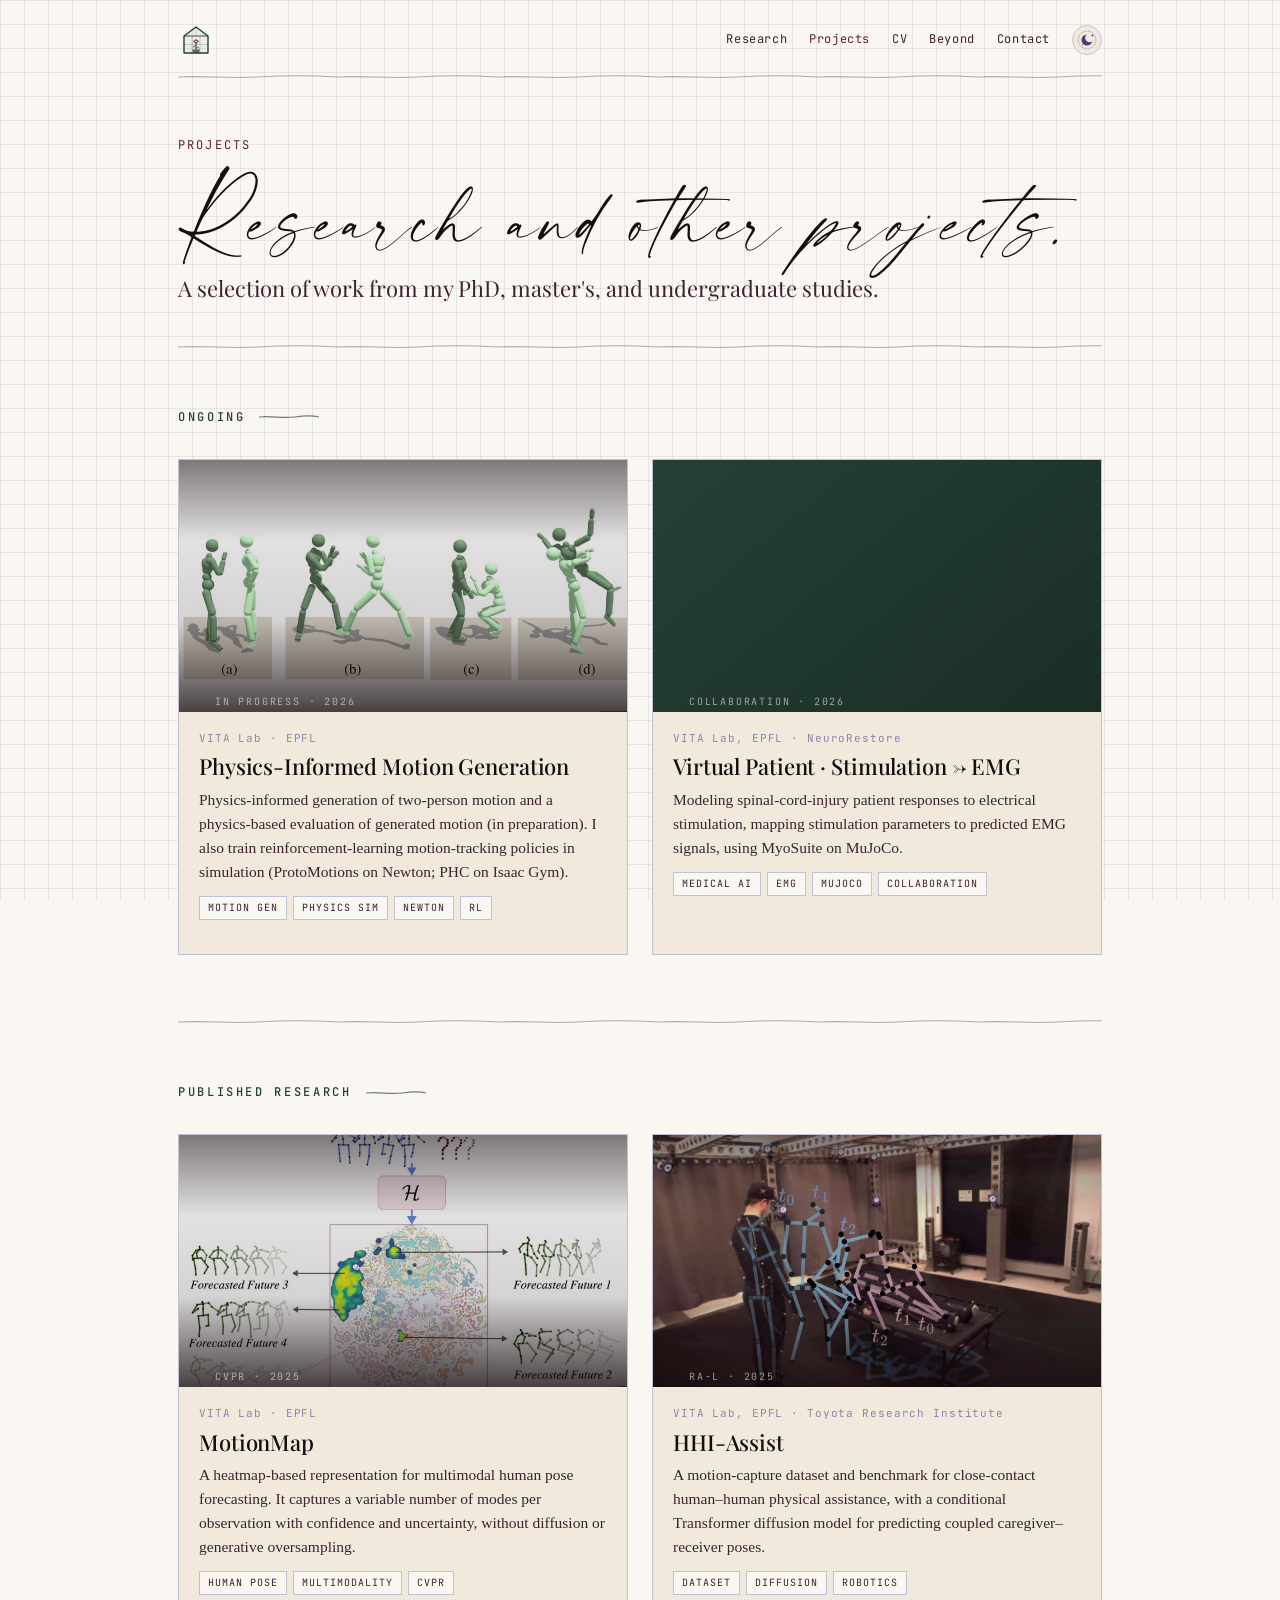
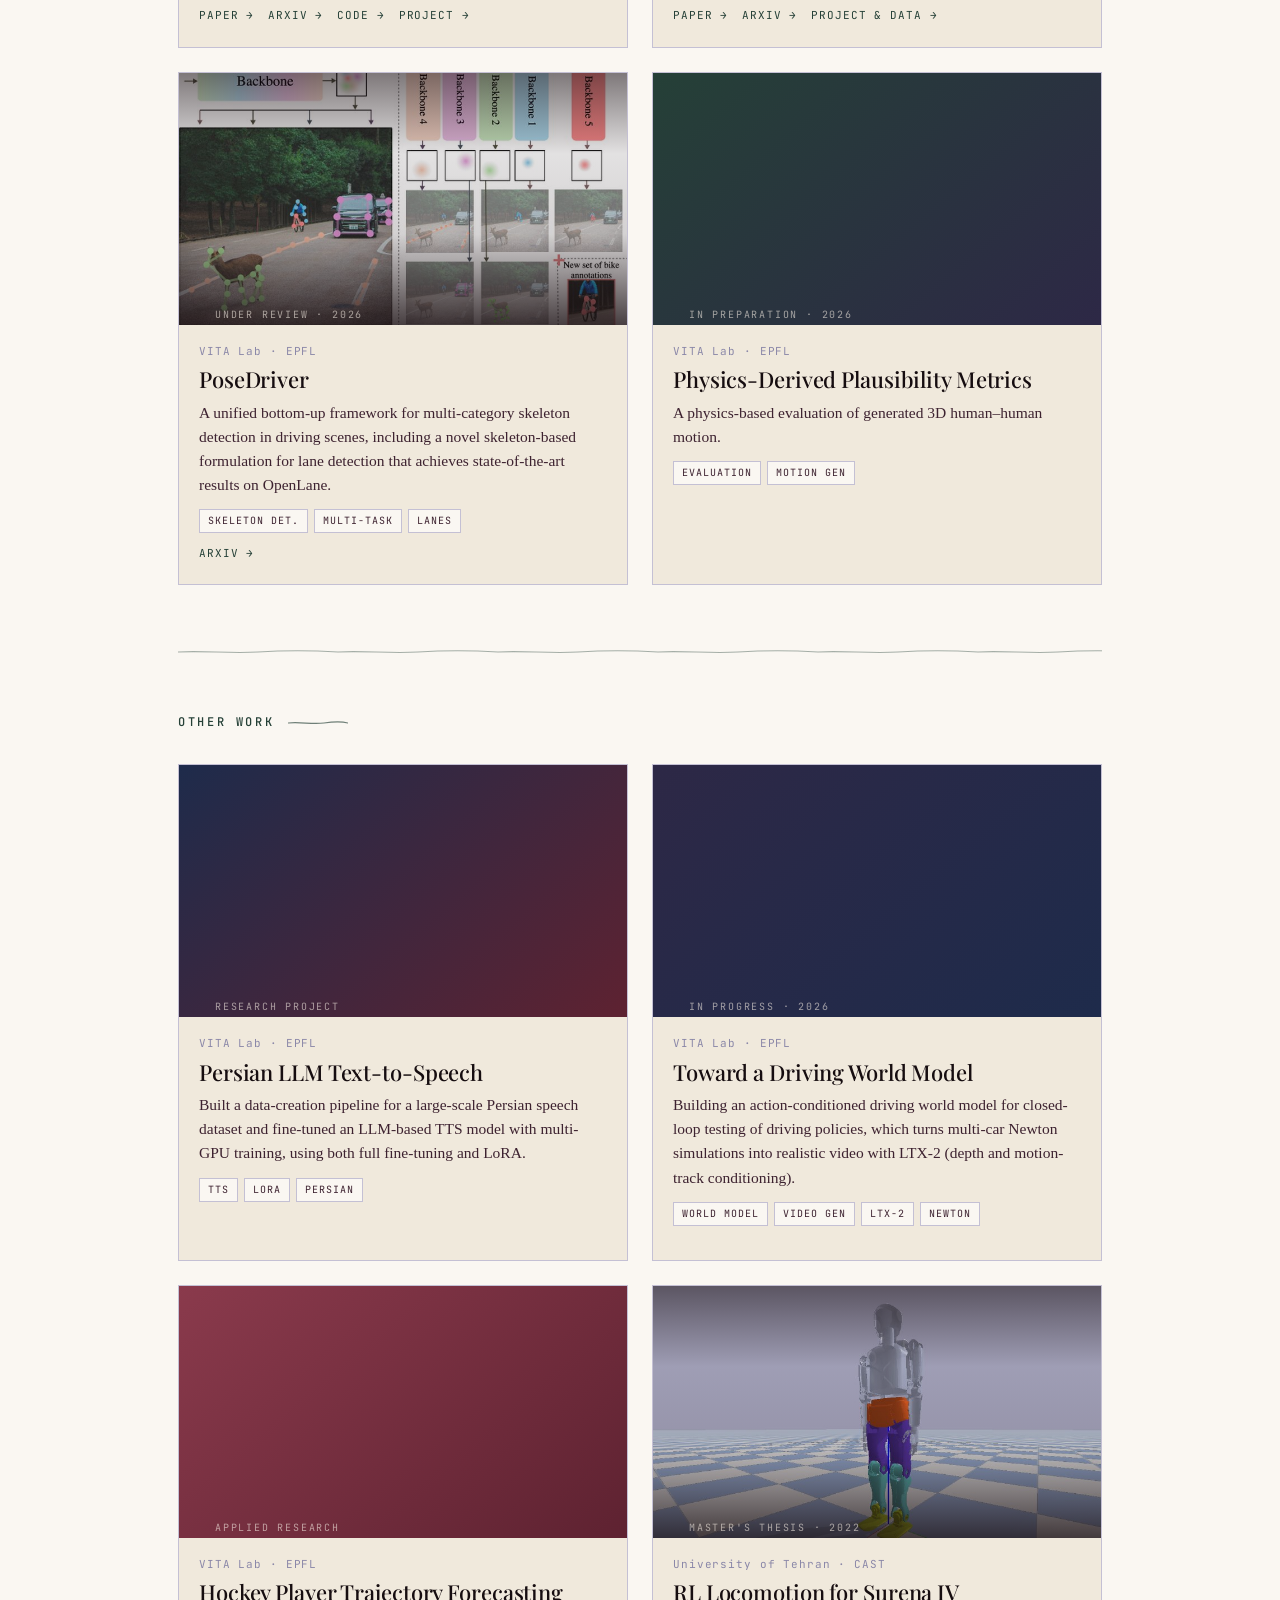
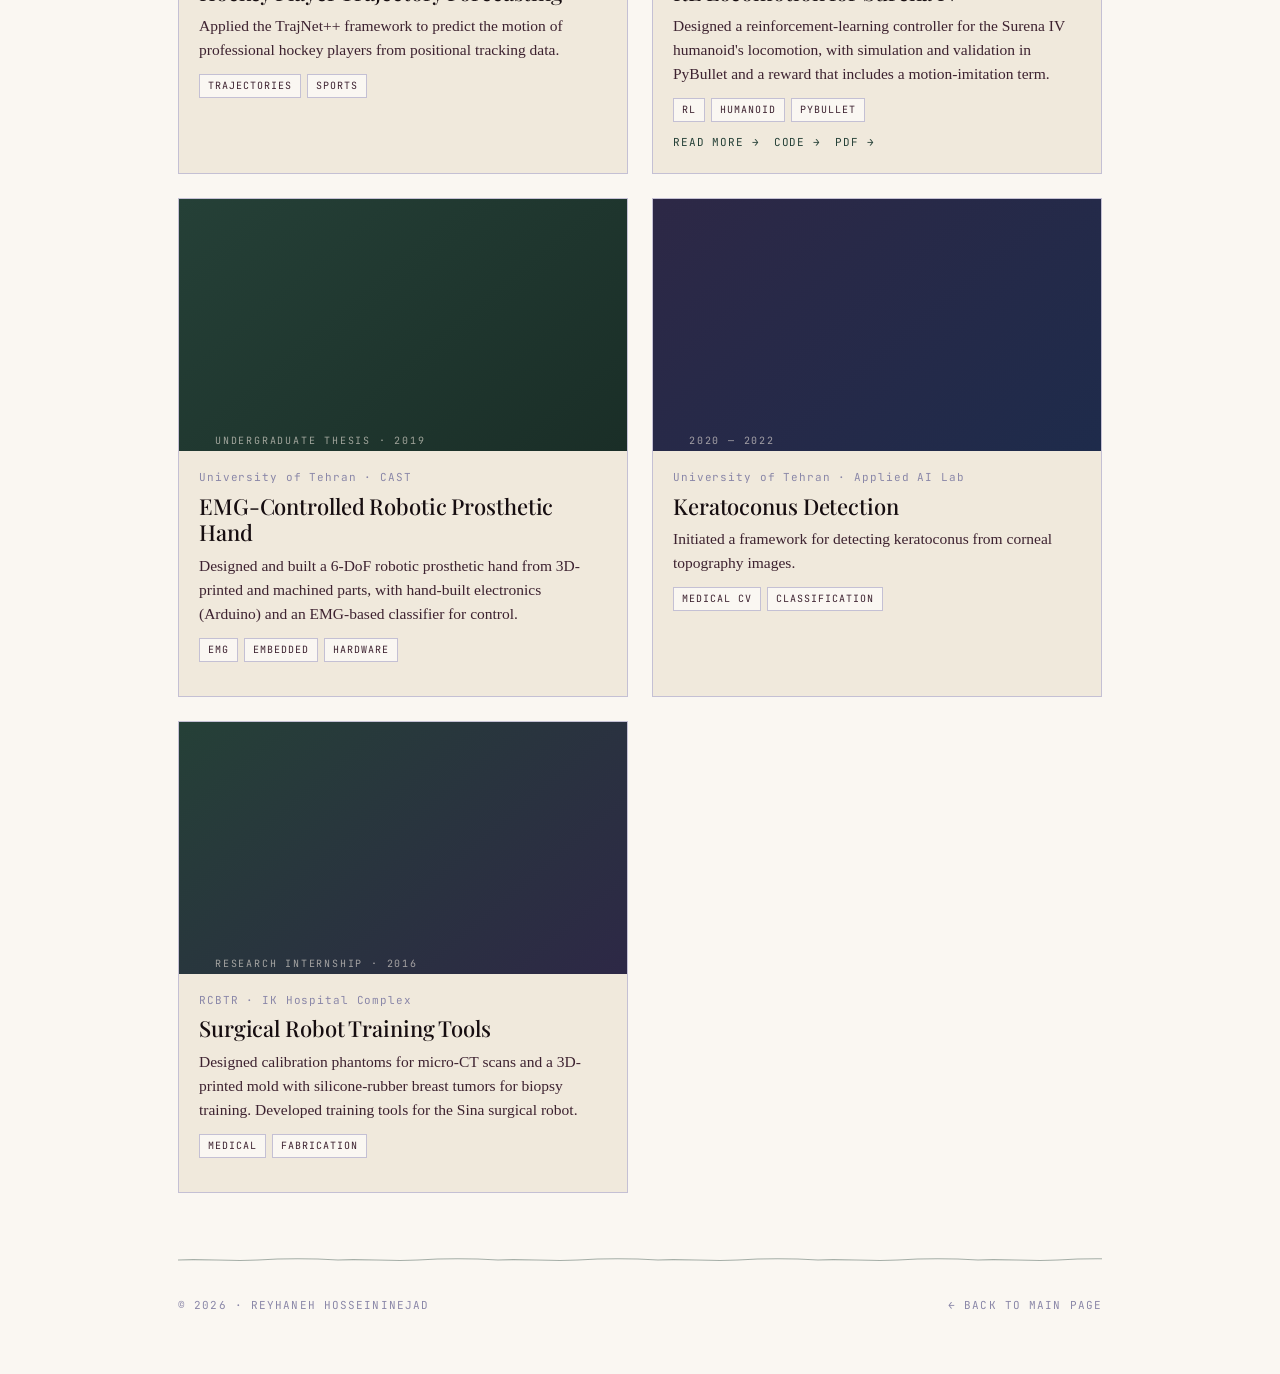
<file: projects.html>
<!doctype html>
<html lang="en">
<head>
<meta charset="utf-8" />
<meta name="viewport" content="width=device-width, initial-scale=1" />
<title>Projects | Reyhaneh Hosseininejad</title>
<meta name="description" content="Research projects in human motion, assistive robotics, and related work." />

<link rel="icon" type="image/svg+xml" href="assets/favicon.svg" />
<link rel="preconnect" href="https://fonts.googleapis.com" />
<link rel="preconnect" href="https://fonts.gstatic.com" crossorigin />
<link href="https://fonts.googleapis.com/css2?family=Playfair+Display:ital,wght@0,400;0,500;0,600;1,400&amp;family=JetBrains+Mono:wght@400;500&amp;display=swap" rel="stylesheet" />

<script src="theme.js"></script>
<link rel="stylesheet" href="styles.css" />
</head>

<body>
<div class="wrap">

  <header class="topnav">
    <a class="mark home-icon" href="./" style="border-bottom:none;" aria-label="Home">
      <svg width="36" height="36" viewBox="0 0 36 36" fill="none" xmlns="http://www.w3.org/2000/svg" aria-hidden="true">
        <!-- Greenhouse body (pitched roof, glass walls) -->
        <path d="M6 14 L18 5 L30 14 L30 31 L6 31 Z" fill="#254037" opacity="0.06"/>
        <path d="M6 14 L18 5 L30 14 L30 31 L6 31 Z" fill="none" stroke="#254037" stroke-width="1.4" stroke-linejoin="round"/>
        <!-- Eave: where roof meets the walls -->
        <line x1="6" y1="14" x2="30" y2="14" stroke="#254037" stroke-width="0.9"/>
        <!-- Glass panel grid -->
        <line x1="14" y1="14" x2="14" y2="31" stroke="#254037" stroke-width="0.5" opacity="0.45"/>
        <line x1="22" y1="14" x2="22" y2="31" stroke="#254037" stroke-width="0.5" opacity="0.45"/>
        <line x1="6"  y1="22.5" x2="30" y2="22.5" stroke="#254037" stroke-width="0.5" opacity="0.4"/>
        <line x1="18" y1="5"  x2="18" y2="14" stroke="#254037" stroke-width="0.5" opacity="0.4"/>
        <!-- Plant pot -->
        <path d="M14 27.5 L22 27.5 L21 31 L15 31 Z" fill="#254037" opacity="0.75"/>
        <!-- Stem -->
        <line x1="18" y1="27.5" x2="18" y2="20.4" stroke="#254037" stroke-width="1.1" stroke-linecap="round"/>
        <!-- Leaves -->
        <ellipse cx="16.2" cy="24.5" rx="1.5" ry="0.8" fill="#254037" opacity="0.55" transform="rotate(-30 16.2 24.5)"/>
        <ellipse cx="19.8" cy="25.5" rx="1.5" ry="0.8" fill="#254037" opacity="0.55" transform="rotate(30 19.8 25.5)"/>
        <!-- Flower head: 4 petals + center, in the wine accent -->
        <circle cx="18"   cy="18.2" r="1.05" fill="#8a3a4c"/>
        <circle cx="18"   cy="20.6" r="1.05" fill="#8a3a4c"/>
        <circle cx="16.3" cy="19.4" r="1.05" fill="#8a3a4c"/>
        <circle cx="19.7" cy="19.4" r="1.05" fill="#8a3a4c"/>
        <circle cx="18"   cy="19.4" r="0.7"  fill="#faf7f2"/>
      </svg>
    </a>
    <nav class="nav-links">
      <a href="index.html#research">Research</a>
      <a href="projects.html" class="active">Projects</a>
      <a href="cv.html">CV</a>
      <a href="beyond.html">Beyond</a>
      <a href="index.html#contact">Contact</a>
    </nav>
  </header>

  <section class="page-head">
    <div class="eyebrow">Projects</div>
    <h1>Research and other <em>projects</em>.</h1>
    <p class="lede">
      A selection of work from my PhD, master's, and undergraduate studies.
    </p>
  </section>

  <!-- ============ ONGOING ============ -->
  <section>
    <h2 class="section-title">Ongoing</h2>

    <div class="projects-group">
      <div class="projects-grid">

        <article class="project">
          <div class="project-cover is-clay">
            <img class="project-img" src="assets/proj-physics.jpg" alt="Four physics-simulated humanoid pairs interacting: greeting, sparring, kneeling, and lifting" />
            <span class="badge">In progress · 2026</span>
          </div>
          <div class="project-body">
            <div class="project-meta">VITA Lab · EPFL</div>
            <h3 class="project-title">Physics-Informed Motion Generation</h3>
            <p class="project-desc">
              Physics-informed generation of two-person motion and a physics-based evaluation of
              generated motion (in preparation). I also train reinforcement-learning motion-tracking
              policies in simulation (ProtoMotions on Newton; PHC on Isaac Gym).
            </p>
            <div class="project-tags">
              <span class="tag">Motion gen</span>
              <span class="tag">Physics sim</span>
              <span class="tag">Newton</span>
              <span class="tag">RL</span>
            </div>
          </div>
        </article>

        <article class="project">
          <div class="project-cover is-moss">
            <span class="badge">Collaboration · 2026</span>
          </div>
          <div class="project-body">
            <div class="project-meta">VITA Lab, EPFL · NeuroRestore</div>
            <h3 class="project-title">Virtual Patient · Stimulation → EMG</h3>
            <p class="project-desc">
              Modeling spinal-cord-injury patient responses to electrical stimulation, mapping
              stimulation parameters to predicted EMG signals, using MyoSuite on MuJoCo.
            </p>
            <div class="project-tags">
              <span class="tag">Medical AI</span>
              <span class="tag">EMG</span>
              <span class="tag">MuJoCo</span>
              <span class="tag">Collaboration</span>
            </div>
          </div>
        </article>

      </div>
    </div>
  </section>

  <!-- ============ PUBLISHED ============ -->
  <section>
    <h2 class="section-title">Published Research</h2>

    <div class="projects-group">
      <div class="projects-grid">

        <article class="project">
          <div class="project-cover is-mix">
            <img class="project-img" src="assets/proj-motionmap.jpg" alt="MotionMap figure: an observed pose sequence mapped through a representation space to several forecasted futures" />
            <span class="badge">CVPR · 2025</span>
          </div>
          <div class="project-body">
            <div class="project-meta">VITA Lab · EPFL</div>
            <h3 class="project-title">MotionMap</h3>
            <p class="project-desc">
              A heatmap-based representation for multimodal human pose forecasting. It captures a variable
              number of modes per observation with confidence and uncertainty, without diffusion or generative oversampling.
            </p>
            <div class="project-tags">
              <span class="tag">Human pose</span>
              <span class="tag">Multimodality</span>
              <span class="tag">CVPR</span>
            </div>
            <div class="project-links">
              <a href="https://openaccess.thecvf.com/content/CVPR2025/html/Hosseininejad_MotionMap_Representing_Multimodality_in_Human_Pose_Forecasting_CVPR_2025_paper.html" target="_blank" rel="noopener">Paper</a>
              <a href="https://arxiv.org/abs/2412.18883" target="_blank" rel="noopener">arXiv</a>
              <a href="https://github.com/vita-epfl/MotionMap" target="_blank" rel="noopener">Code</a>
              <a href="https://www.epfl.ch/labs/vita/research/prediction/motionmap/" target="_blank" rel="noopener">Project</a>
            </div>
          </div>
        </article>

        <article class="project">
          <div class="project-cover is-moss">
            <img class="project-img" src="assets/proj-hhiassist.jpg" alt="HHI-Assist figure: motion-capture of a caregiver assisting a person, with skeletons overlaid" />
            <span class="badge">RA-L · 2025</span>
          </div>
          <div class="project-body">
            <div class="project-meta">VITA Lab, EPFL · Toyota Research Institute</div>
            <h3 class="project-title">HHI-Assist</h3>
            <p class="project-desc">
              A motion-capture dataset and benchmark for close-contact human–human physical assistance,
              with a conditional Transformer diffusion model for predicting coupled caregiver–receiver poses.
            </p>
            <div class="project-tags">
              <span class="tag">Dataset</span>
              <span class="tag">Diffusion</span>
              <span class="tag">Robotics</span>
            </div>
            <div class="project-links">
              <a href="https://ieeexplore.ieee.org/document/11071897/" target="_blank" rel="noopener">Paper</a>
              <a href="https://arxiv.org/abs/2509.10096" target="_blank" rel="noopener">arXiv</a>
              <a href="https://sites.google.com/view/hhi-assist/home" target="_blank" rel="noopener">Project &amp; Data</a>
            </div>
          </div>
        </article>

        <article class="project">
          <div class="project-cover is-indigo">
            <img class="project-img" src="assets/proj-posedriver.jpg" alt="PoseDriver figure: skeleton detection on cars, a cyclist, a deer, and lane markings in a driving scene" />
            <span class="badge">Under review · 2026</span>
          </div>
          <div class="project-body">
            <div class="project-meta">VITA Lab · EPFL</div>
            <h3 class="project-title">PoseDriver</h3>
            <p class="project-desc">
              A unified bottom-up framework for multi-category skeleton detection in driving scenes,
              including a novel skeleton-based formulation for lane detection that achieves state-of-the-art results on OpenLane.
            </p>
            <div class="project-tags">
              <span class="tag">Skeleton det.</span>
              <span class="tag">Multi-task</span>
              <span class="tag">Lanes</span>
            </div>
            <div class="project-links">
              <a href="https://arxiv.org/abs/2603.23215" target="_blank" rel="noopener">arXiv</a>
            </div>
          </div>
        </article>

        <article class="project" id="plausibility-metrics">
          <div class="project-cover is-mix2">
            <span class="badge">In preparation · 2026</span>
          </div>
          <div class="project-body">
            <div class="project-meta">VITA Lab · EPFL</div>
            <h3 class="project-title">Physics-Derived Plausibility Metrics</h3>
            <p class="project-desc">
              A physics-based evaluation of generated 3D human–human motion.
            </p>
            <div class="project-tags">
              <span class="tag">Evaluation</span>
              <span class="tag">Motion gen</span>
            </div>
          </div>
        </article>

      </div>
    </div>
  </section>

  <!-- ============ OTHER / EARLIER ============ -->
  <section>
    <h2 class="section-title">Other Work</h2>

    <div class="projects-group">
      <div class="projects-grid">

        <article class="project">
          <div class="project-cover is-navy">
            <span class="badge">Research project</span>
          </div>
          <div class="project-body">
            <div class="project-meta">VITA Lab · EPFL</div>
            <h3 class="project-title">Persian LLM Text-to-Speech</h3>
            <p class="project-desc">
              Built a data-creation pipeline for a large-scale Persian speech dataset and fine-tuned an
              LLM-based TTS model with multi-GPU training, using both full fine-tuning and LoRA.
            </p>
            <div class="project-tags">
              <span class="tag">TTS</span>
              <span class="tag">LoRA</span>
              <span class="tag">Persian</span>
            </div>
          </div>
        </article>

        <article class="project">
          <div class="project-cover is-indigo">
            <span class="badge">In progress · 2026</span>
          </div>
          <div class="project-body">
            <div class="project-meta">VITA Lab · EPFL</div>
            <h3 class="project-title">Toward a Driving World Model</h3>
            <p class="project-desc">
              Building an action-conditioned driving world model for closed-loop testing of driving policies,
              which turns multi-car Newton simulations into realistic video with LTX-2 (depth and motion-track conditioning).
            </p>
            <div class="project-tags">
              <span class="tag">World model</span>
              <span class="tag">Video gen</span>
              <span class="tag">LTX-2</span>
              <span class="tag">Newton</span>
            </div>
          </div>
        </article>

        <article class="project">
          <div class="project-cover is-clay">
            <span class="badge">Applied research</span>
          </div>
          <div class="project-body">
            <div class="project-meta">VITA Lab · EPFL</div>
            <h3 class="project-title">Hockey Player Trajectory Forecasting</h3>
            <p class="project-desc">
              Applied the TrajNet++ framework to predict the motion of professional hockey players
              from positional tracking data.
            </p>
            <div class="project-tags">
              <span class="tag">Trajectories</span>
              <span class="tag">Sports</span>
            </div>
          </div>
        </article>

        <article class="project">
          <div class="project-cover is-mix">
            <img class="project-img" src="assets/proj-surena.jpg" alt="Surena IV humanoid robot in the PyBullet simulator" />
            <span class="badge">Master's thesis · 2022</span>
          </div>
          <div class="project-body">
            <div class="project-meta">University of Tehran · CAST</div>
            <h3 class="project-title">RL Locomotion for Surena&nbsp;IV</h3>
            <p class="project-desc">
              Designed a reinforcement-learning controller for the Surena IV humanoid's locomotion,
              with simulation and validation in PyBullet and a reward that includes a motion-imitation term.
            </p>
            <div class="project-tags">
              <span class="tag">RL</span>
              <span class="tag">Humanoid</span>
              <span class="tag">PyBullet</span>
            </div>
            <div class="project-links">
              <a href="thesis.html">Read more</a>
              <a href="https://github.com/RHnejad/gym-Surena" target="_blank" rel="noopener">Code</a>
              <a href="assets/thesis-summary.pdf" target="_blank" rel="noopener">PDF</a>
            </div>
          </div>
        </article>

        <article class="project">
          <div class="project-cover is-moss">
            <span class="badge">Undergraduate thesis · 2019</span>
          </div>
          <div class="project-body">
            <div class="project-meta">University of Tehran · CAST</div>
            <h3 class="project-title">EMG-Controlled Robotic Prosthetic Hand</h3>
            <p class="project-desc">
              Designed and built a 6-DoF robotic prosthetic hand from 3D-printed and machined parts, with
              hand-built electronics (Arduino) and an EMG-based classifier for control.
            </p>
            <div class="project-tags">
              <span class="tag">EMG</span>
              <span class="tag">Embedded</span>
              <span class="tag">Hardware</span>
            </div>
          </div>
        </article>

        <article class="project">
          <div class="project-cover is-indigo">
            <span class="badge">2020 — 2022</span>
          </div>
          <div class="project-body">
            <div class="project-meta">University of Tehran · Applied AI Lab</div>
            <h3 class="project-title">Keratoconus Detection</h3>
            <p class="project-desc">
              Initiated a framework for detecting keratoconus from corneal topography images.
            </p>
            <div class="project-tags">
              <span class="tag">Medical CV</span>
              <span class="tag">Classification</span>
            </div>
          </div>
        </article>

        <article class="project">
          <div class="project-cover is-mix2">
            <span class="badge">Research internship · 2016</span>
          </div>
          <div class="project-body">
            <div class="project-meta">RCBTR · IK Hospital Complex</div>
            <h3 class="project-title">Surgical Robot Training Tools</h3>
            <p class="project-desc">
              Designed calibration phantoms for micro-CT scans and a 3D-printed mold with
              silicone-rubber breast tumors for biopsy training. Developed training tools for the Sina surgical robot.
            </p>
            <div class="project-tags">
              <span class="tag">Medical</span>
              <span class="tag">Fabrication</span>
            </div>
          </div>
        </article>

      </div>
    </div>
  </section>

  <footer>
    <div class="row">
      <div>© <span id="year">2026</span> · Reyhaneh Hosseininejad</div>
      <div><a href="index.html" style="border-bottom:none; color:inherit;">← Back to main page</a></div>
    </div>
  </footer>

</div>

<script>
  document.getElementById("year").textContent = new Date().getFullYear();
</script>
</body>
</html>
</file>
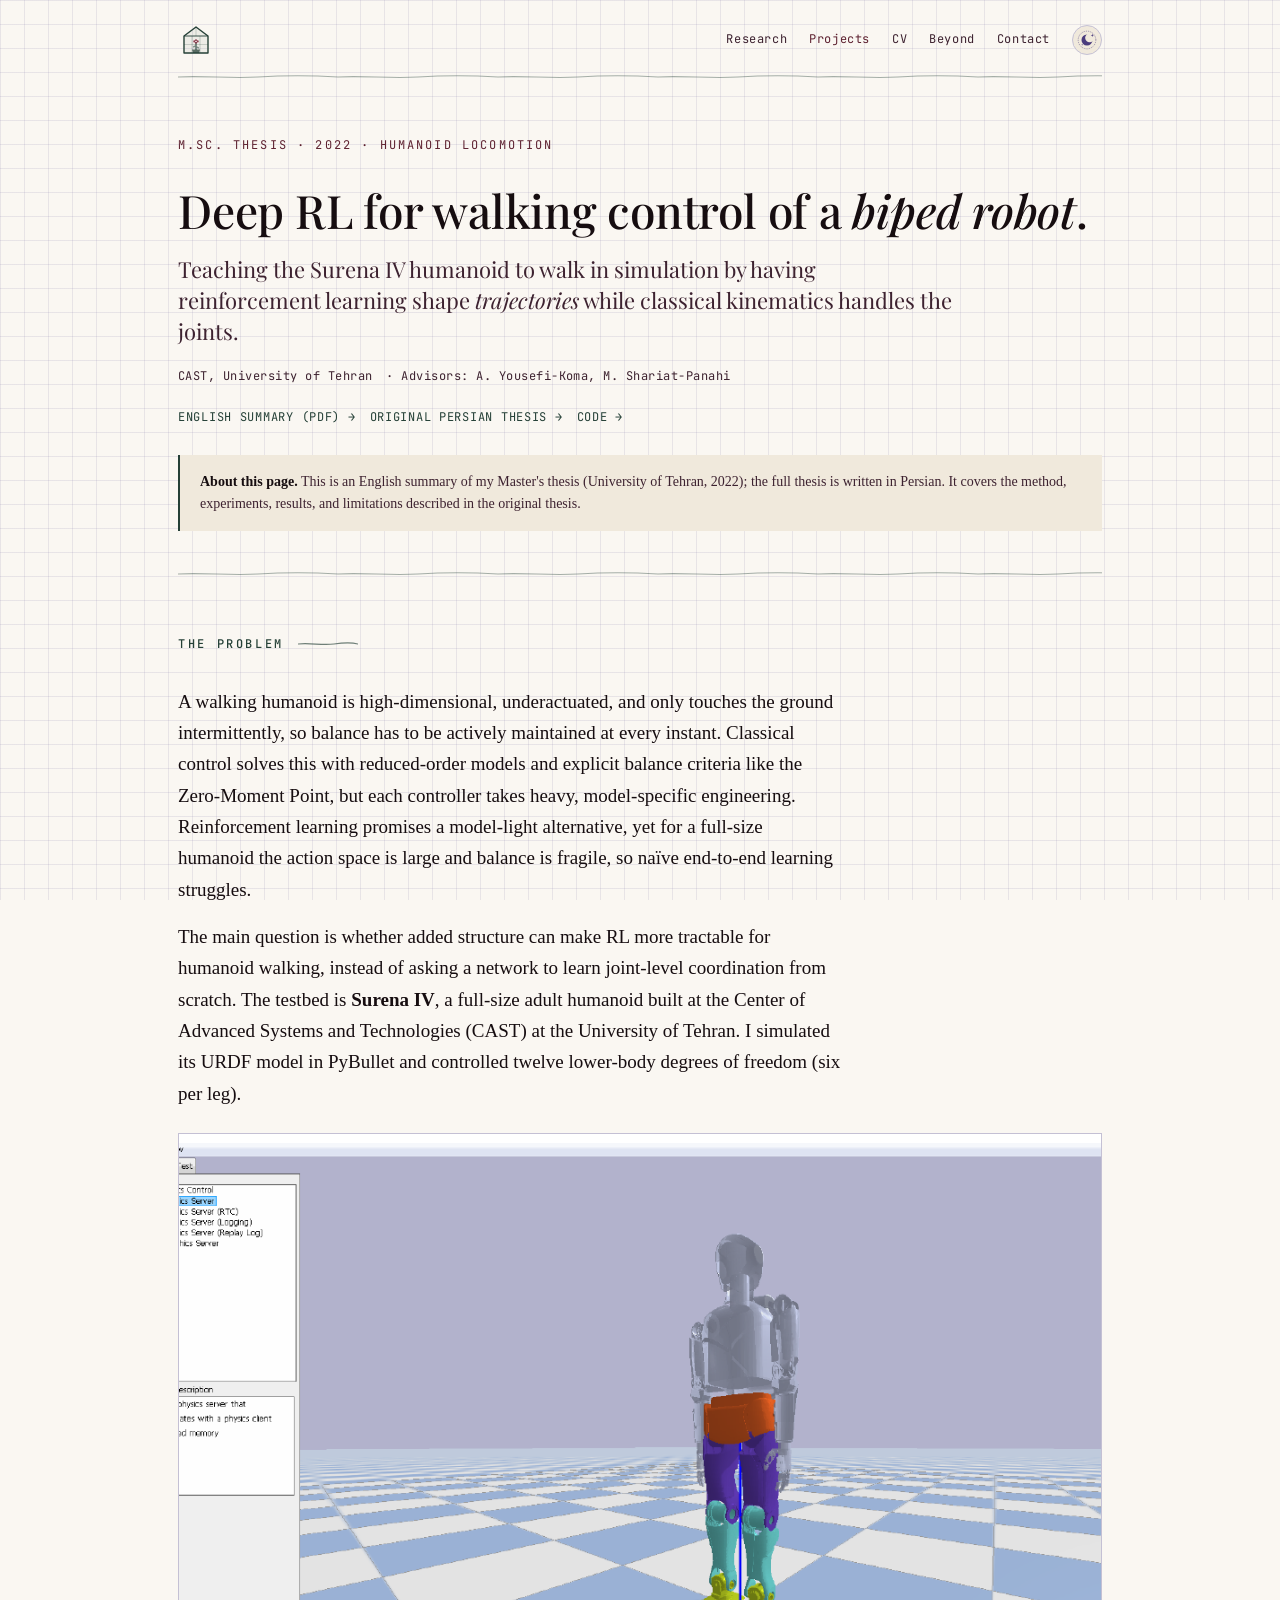
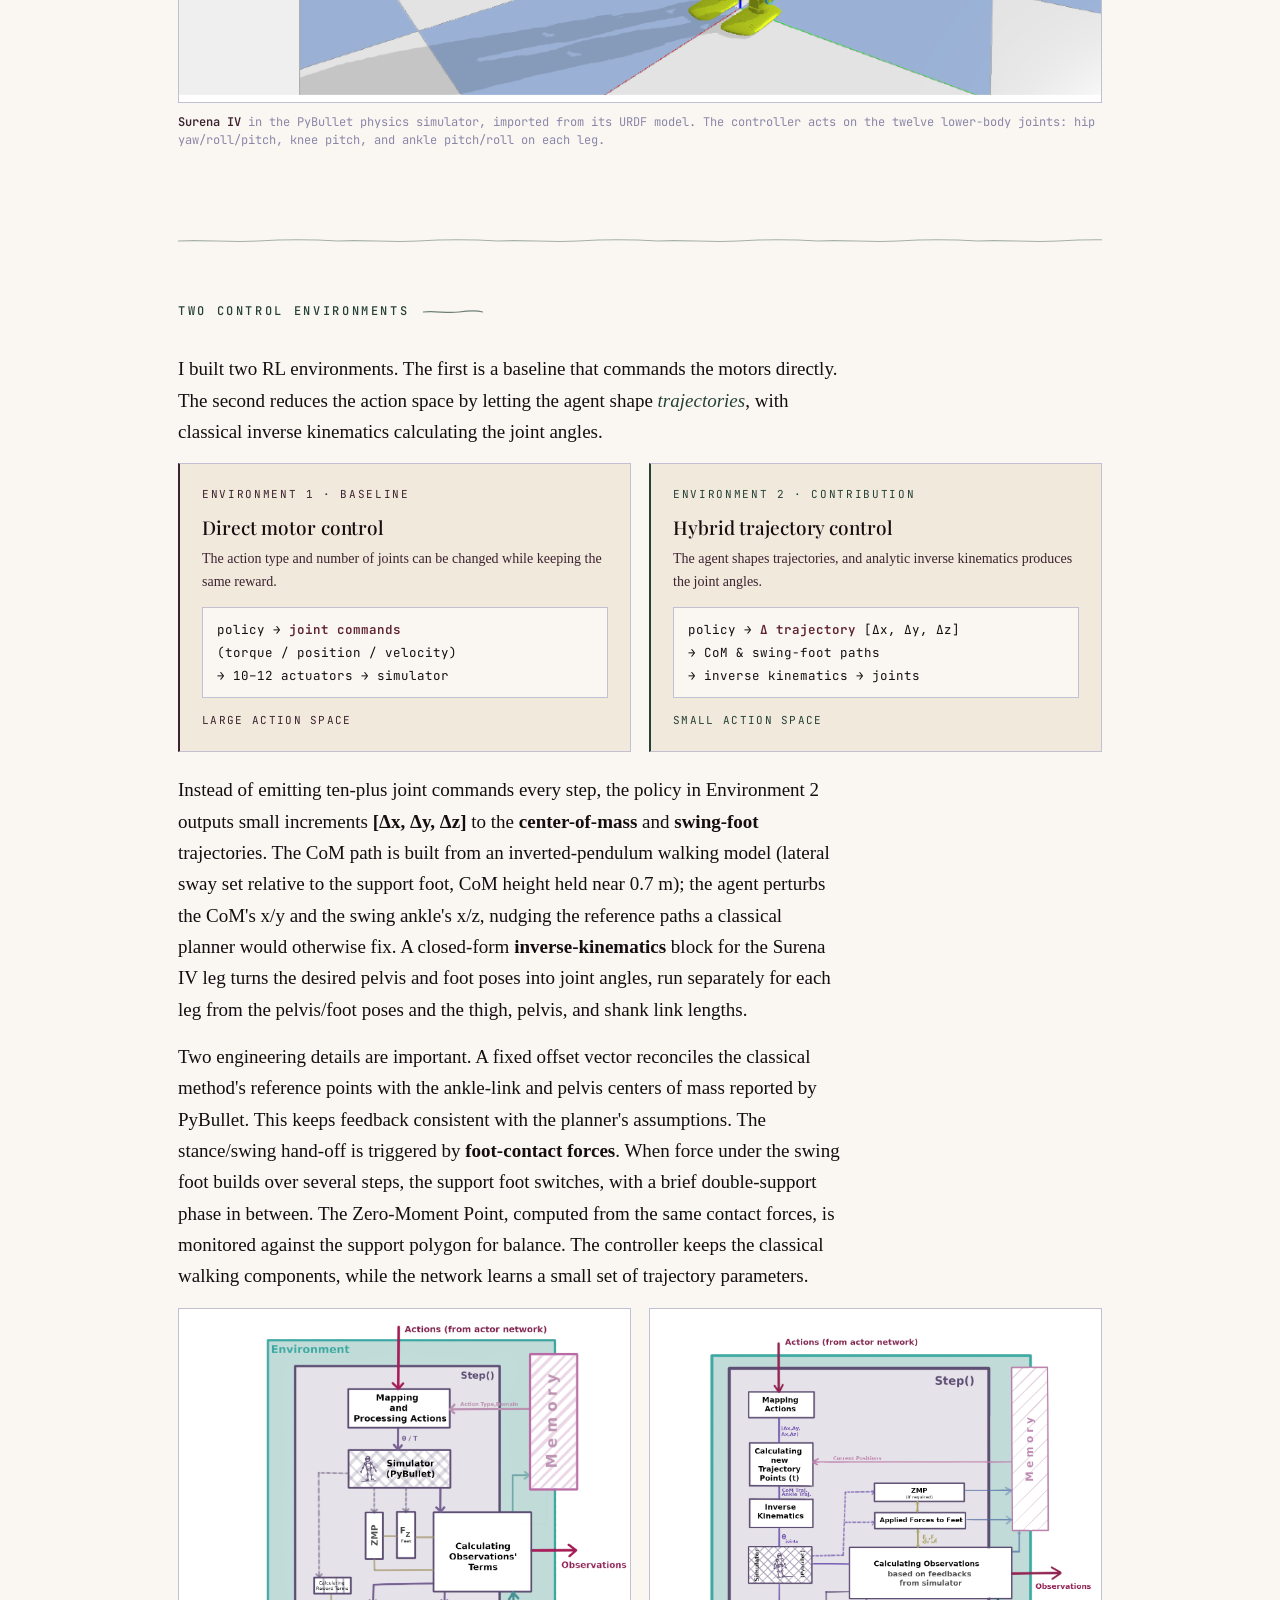
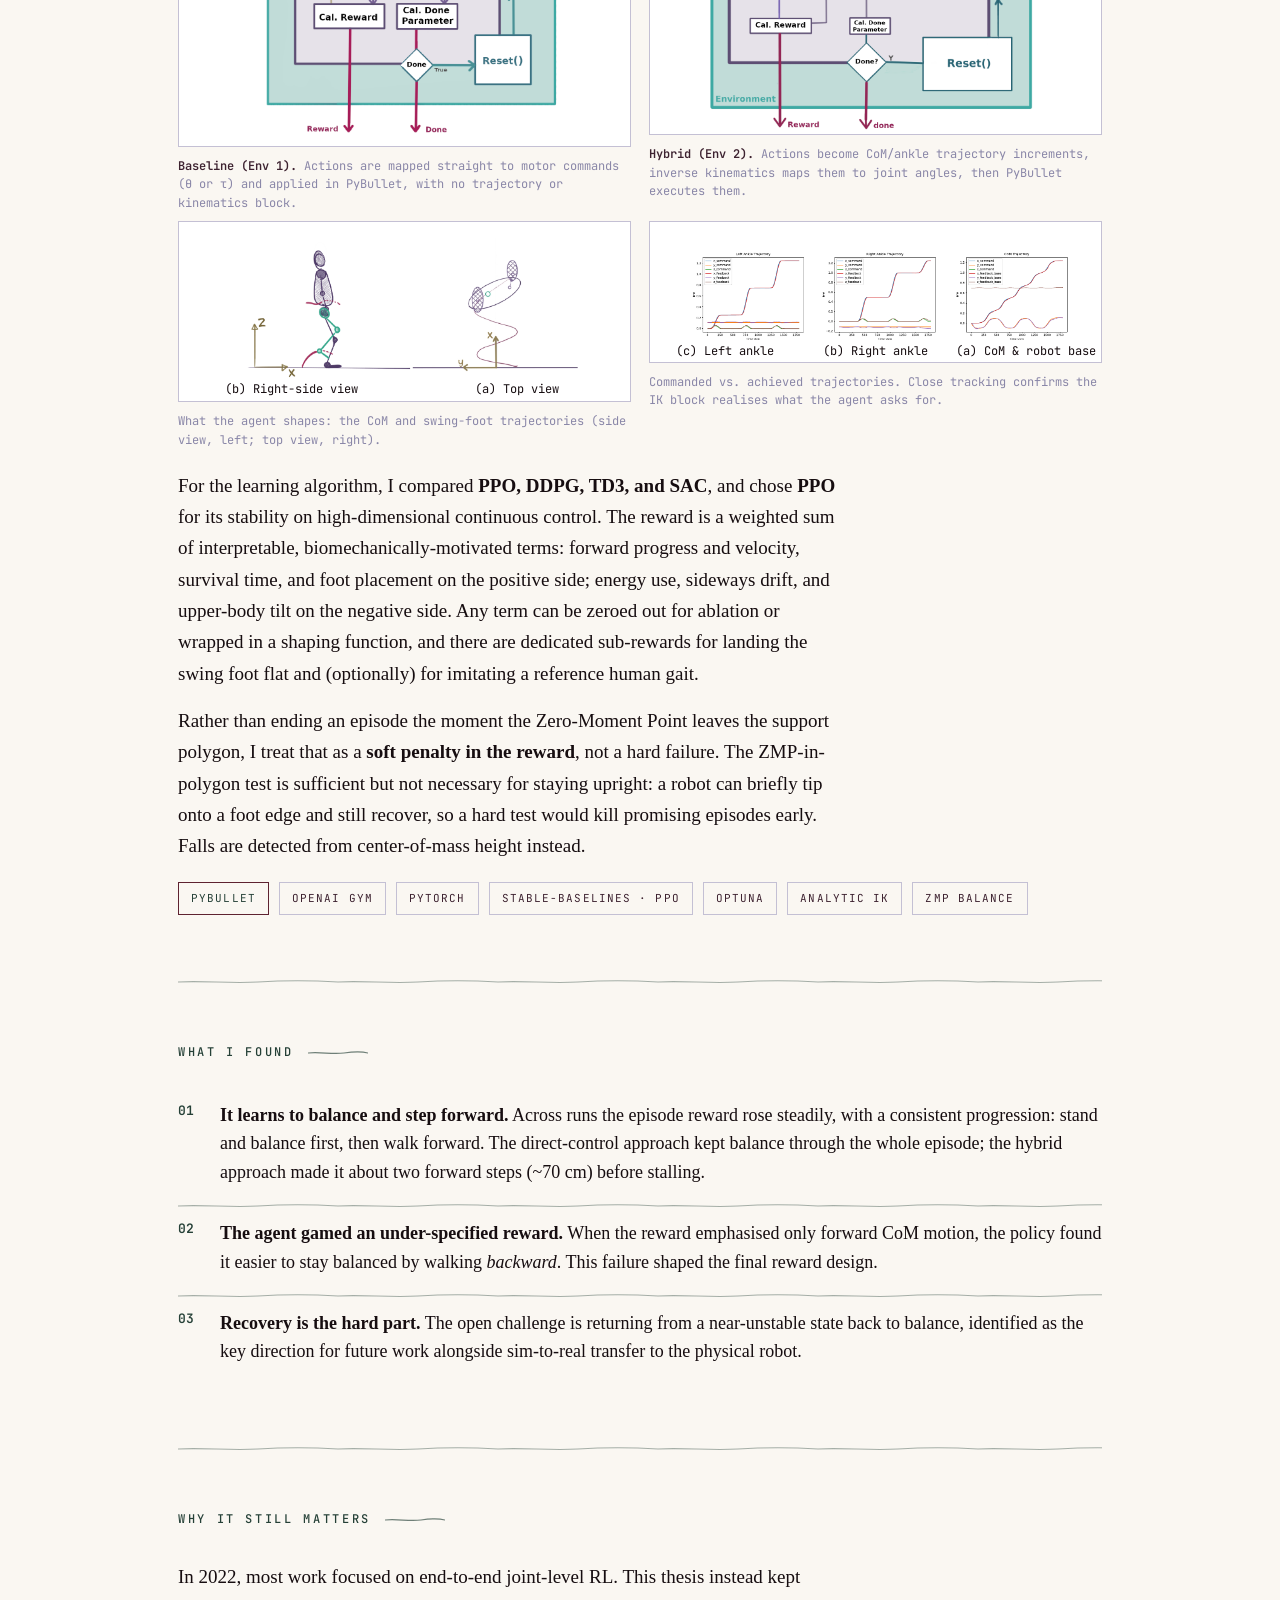
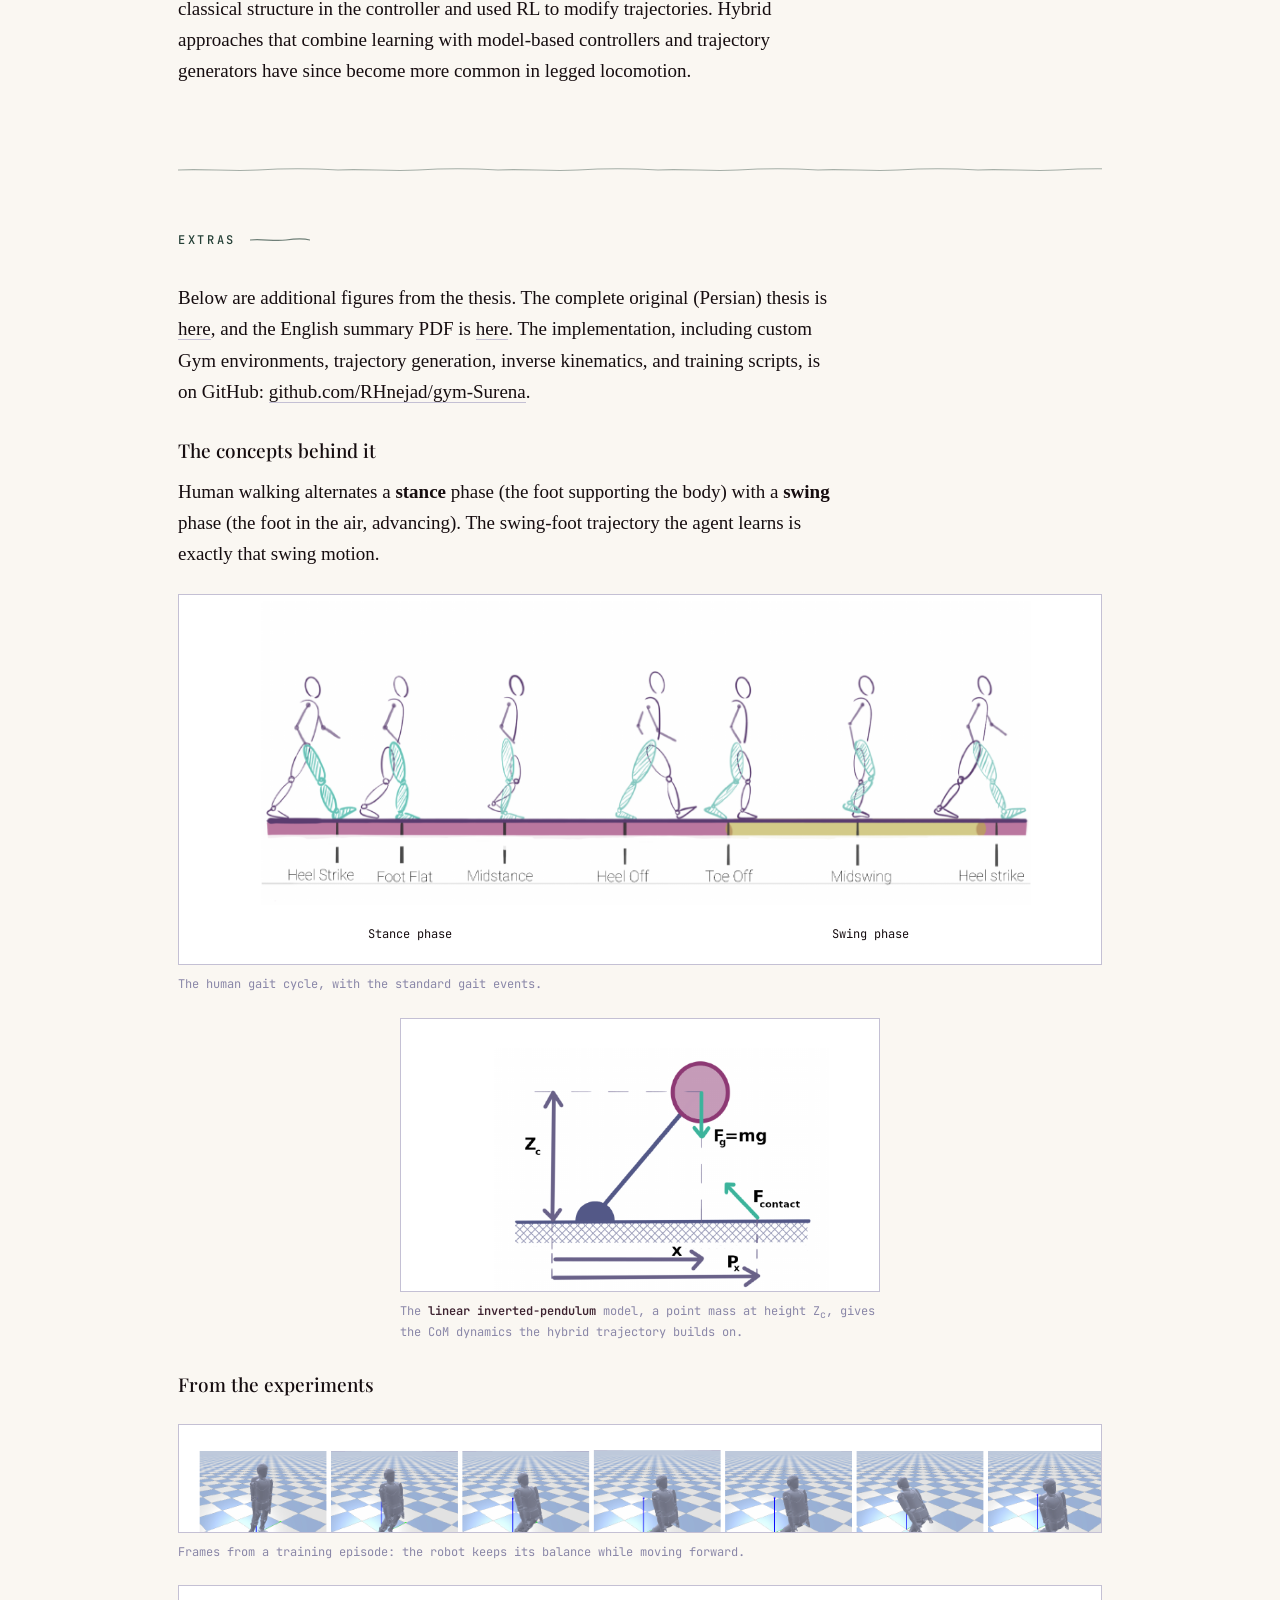
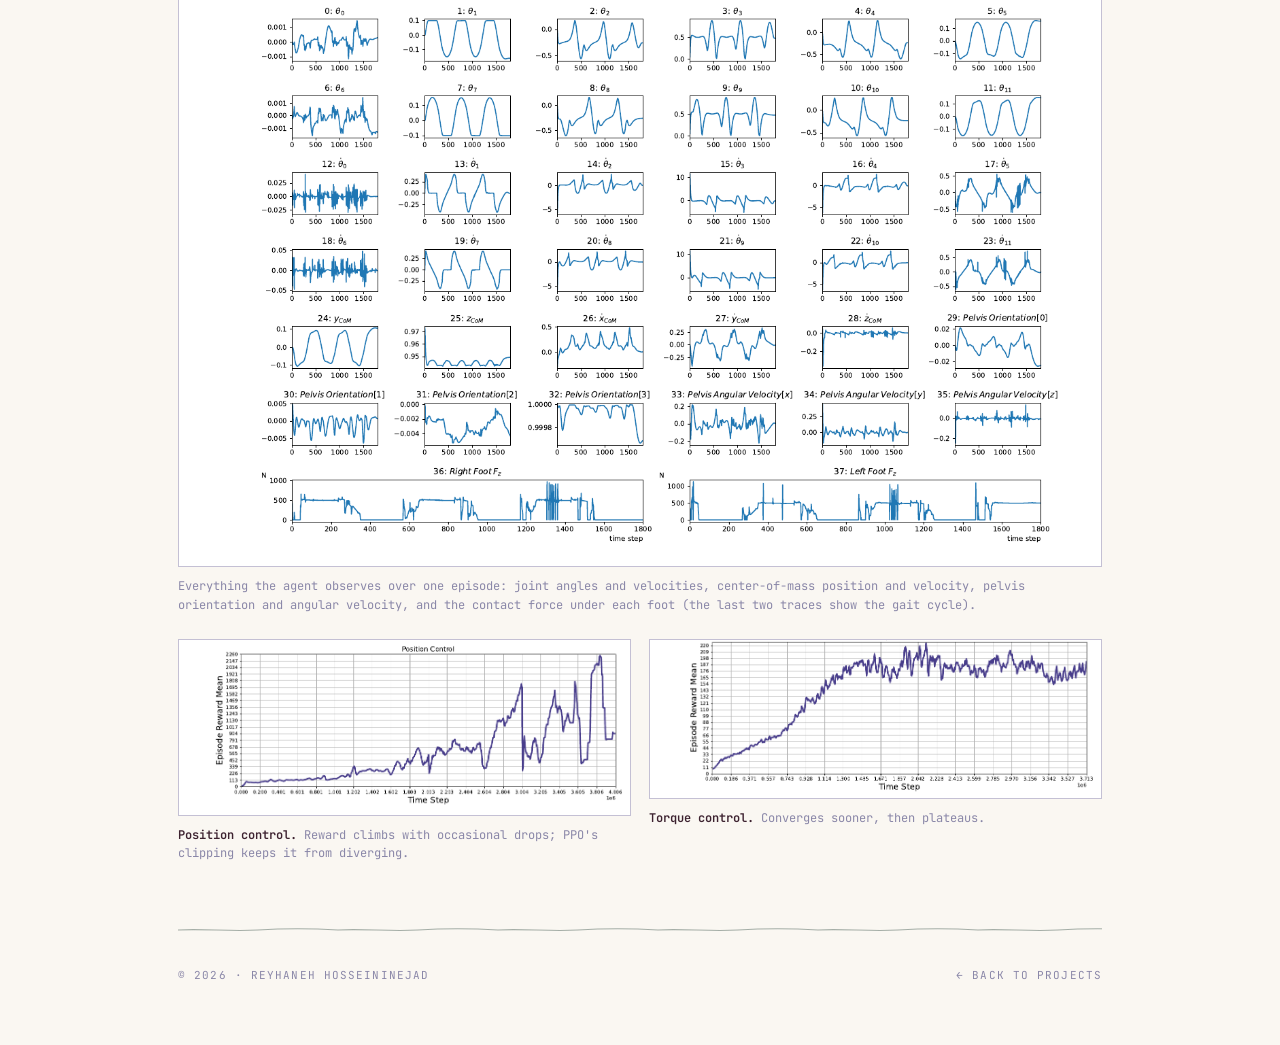
<file: thesis.html>
<!doctype html>
<html lang="en">
<head>
  <meta charset="utf-8" />
  <meta name="viewport" content="width=device-width, initial-scale=1" />
  <title>RL Locomotion for Surena IV | Master's Thesis | Reyhaneh Hosseininejad</title>
  <meta name="description" content="English summary of Reyhaneh Hosseininejad's 2022 M.Sc. thesis: deep reinforcement learning for walking control of the Surena IV humanoid via trajectory-level control." />

  <link rel="icon" type="image/svg+xml" href="assets/favicon.svg" />
  <link rel="preconnect" href="https://fonts.googleapis.com" />
  <link rel="preconnect" href="https://fonts.gstatic.com" crossorigin />
  <link href="https://fonts.googleapis.com/css2?family=Playfair+Display:ital,wght@0,400;0,500;0,600;1,400&amp;family=JetBrains+Mono:wght@400;500&amp;display=swap" rel="stylesheet" />
  <script src="theme.js"></script>
  <link rel="stylesheet" href="styles.css" />
</head>

<body>
<div class="wrap">

  <header class="topnav">
    <a class="mark home-icon" href="./" style="border-bottom:none;" aria-label="Home">
      <svg width="36" height="36" viewBox="0 0 36 36" fill="none" xmlns="http://www.w3.org/2000/svg" aria-hidden="true">
        <path d="M6 14 L18 5 L30 14 L30 31 L6 31 Z" fill="#254037" opacity="0.06"/>
        <path d="M6 14 L18 5 L30 14 L30 31 L6 31 Z" fill="none" stroke="#254037" stroke-width="1.4" stroke-linejoin="round"/>
        <line x1="6" y1="14" x2="30" y2="14" stroke="#254037" stroke-width="0.9"/>
        <line x1="14" y1="14" x2="14" y2="31" stroke="#254037" stroke-width="0.5" opacity="0.45"/>
        <line x1="22" y1="14" x2="22" y2="31" stroke="#254037" stroke-width="0.5" opacity="0.45"/>
        <line x1="6"  y1="22.5" x2="30" y2="22.5" stroke="#254037" stroke-width="0.5" opacity="0.4"/>
        <line x1="18" y1="5"  x2="18" y2="14" stroke="#254037" stroke-width="0.5" opacity="0.4"/>
        <path d="M14 27.5 L22 27.5 L21 31 L15 31 Z" fill="#254037" opacity="0.75"/>
        <line x1="18" y1="27.5" x2="18" y2="20.4" stroke="#254037" stroke-width="1.1" stroke-linecap="round"/>
        <ellipse cx="16.2" cy="24.5" rx="1.5" ry="0.8" fill="#254037" opacity="0.55" transform="rotate(-30 16.2 24.5)"/>
        <ellipse cx="19.8" cy="25.5" rx="1.5" ry="0.8" fill="#254037" opacity="0.55" transform="rotate(30 19.8 25.5)"/>
        <circle cx="18"   cy="18.2" r="1.05" fill="#8a3a4c"/>
        <circle cx="18"   cy="20.6" r="1.05" fill="#8a3a4c"/>
        <circle cx="16.3" cy="19.4" r="1.05" fill="#8a3a4c"/>
        <circle cx="19.7" cy="19.4" r="1.05" fill="#8a3a4c"/>
        <circle cx="18"   cy="19.4" r="0.7"  fill="#faf7f2"/>
      </svg>
    </a>
    <nav class="nav-links">
      <a href="index.html#research">Research</a>
      <a href="projects.html" class="active">Projects</a>
      <a href="cv.html">CV</a>
      <a href="beyond.html">Beyond</a>
      <a href="index.html#contact">Contact</a>
    </nav>
  </header>

  <section class="page-head">
    <div class="eyebrow">M.Sc. Thesis · 2022 · Humanoid Locomotion</div>
    <h1 class="serif">Deep RL for walking control of a <em>biped robot</em>.</h1>
    <p class="lede">
      Teaching the Surena IV humanoid to walk in simulation by having reinforcement learning shape <em>trajectories</em> while classical kinematics handles the joints.
    </p>
    <div class="quick" style="margin-top: 20px;">
      <span>CAST, University of Tehran</span>
      <span>· Advisors: A. Yousefi-Koma, M. Shariat-Panahi</span>
    </div>
    <div class="thesis-links" style="margin-top: 22px;">
      <a href="assets/thesis-summary.pdf" target="_blank" rel="noopener">English summary (PDF)</a>
      <a href="https://drive.google.com/file/d/1oAQUQ0mS-Le6bAdEVWer_EZFW3R2ci69/view?usp=sharing" target="_blank" rel="noopener">Original Persian thesis</a>
      <a href="https://github.com/RHnejad/gym-Surena" target="_blank" rel="noopener">Code</a>
    </div>
    <p class="note" style="margin-top:28px;">
      <b>About this page.</b> This is an English summary of my Master's thesis (University of Tehran, 2022); the full thesis is written in Persian. It covers the method, experiments, results, and limitations described in the original thesis.
    </p>
  </section>

  <section id="problem">
    <h2 class="section-title">The problem</h2>
    <div class="prose">
      <p>
        A walking humanoid is high-dimensional, underactuated, and only touches the ground intermittently, so balance has to be actively maintained at every instant. Classical control solves this with reduced-order models and explicit balance criteria like the Zero-Moment Point, but each controller takes heavy, model-specific engineering. Reinforcement learning promises a model-light alternative, yet for a full-size humanoid the action space is large and balance is fragile, so naïve end-to-end learning struggles.
      </p>
      <p>
        The main question is whether added structure can make RL more tractable for humanoid walking, instead of asking a network to learn joint-level coordination from scratch. The testbed is <b>Surena IV</b>, a full-size adult humanoid built at the Center of Advanced Systems and Technologies (CAST) at the University of Tehran. I simulated its URDF model in PyBullet and controlled twelve lower-body degrees of freedom (six per leg).
      </p>
    </div>
    <figure>
      <img src="assets/thesis/robot_pybullet.png" alt="Surena IV humanoid robot in the PyBullet simulator" />
      <figcaption>
        <b>Surena IV</b> in the PyBullet physics simulator, imported from its URDF model. The controller acts on the twelve lower-body joints: hip yaw/roll/pitch, knee pitch, and ankle pitch/roll on each leg.
      </figcaption>
    </figure>
  </section>

  <section id="method">
    <h2 class="section-title">Two control environments</h2>
    <div class="prose">
      <p>
        I built two RL environments. The first is a baseline that commands the motors directly. The second reduces the action space by letting the agent shape <em>trajectories</em>, with classical inverse kinematics calculating the joint angles.
      </p>
    </div>

    <div class="envs">
      <div class="env one">
        <p class="tag">Environment 1 · Baseline</p>
        <h3>Direct motor control</h3>
        <p class="role">The action type and number of joints can be changed while keeping the same reward.</p>
        <div class="flow">
          policy → <span class="hl">joint commands</span><br/>
          (torque / position / velocity)<br/>
          → 10–12 actuators → simulator
        </div>
        <span class="micro">Large action space</span>
      </div>

      <div class="env two">
        <p class="tag">Environment 2 · Contribution</p>
        <h3>Hybrid trajectory control</h3>
        <p class="role">The agent shapes trajectories, and analytic inverse kinematics produces the joint angles.</p>
        <div class="flow">
          policy → <span class="hl">Δ trajectory</span> [Δx, Δy, Δz]<br/>
          → CoM &amp; swing-foot paths<br/>
          → inverse kinematics → joints
        </div>
        <span class="micro">Small action space</span>
      </div>
    </div>

    <div class="prose" style="margin-top:22px;">
      <p>
        Instead of emitting ten-plus joint commands every step, the policy in Environment 2 outputs small increments <b>[Δx, Δy, Δz]</b> to the <b>center-of-mass</b> and <b>swing-foot</b> trajectories. The CoM path is built from an inverted-pendulum walking model (lateral sway set relative to the support foot, CoM height held near 0.7 m); the agent perturbs the CoM's x/y and the swing ankle's x/z, nudging the reference paths a classical planner would otherwise fix. A closed-form <b>inverse-kinematics</b> block for the Surena IV leg turns the desired pelvis and foot poses into joint angles, run separately for each leg from the pelvis/foot poses and the thigh, pelvis, and shank link lengths.
      </p>
      <p>
        Two engineering details are important. A fixed offset vector reconciles the classical method's reference points with the ankle-link and pelvis centers of mass reported by PyBullet. This keeps feedback consistent with the planner's assumptions. The stance/swing hand-off is triggered by <b>foot-contact forces</b>. When force under the swing foot builds over several steps, the support foot switches, with a brief double-support phase in between. The Zero-Moment Point, computed from the same contact forces, is monitored against the support polygon for balance. The controller keeps the classical walking components, while the network learns a small set of trajectory parameters.
      </p>
    </div>

    <div class="fig-row">
      <figure>
        <img src="assets/thesis/env1_architecture.png" alt="Baseline environment step function" />
        <figcaption>
          <b>Baseline (Env 1).</b> Actions are mapped straight to motor commands (θ or τ) and applied in PyBullet, with no trajectory or kinematics block.
        </figcaption>
      </figure>
      <figure>
        <img src="assets/thesis/architecture.png" alt="Architecture of the hybrid environment step function" />
        <figcaption>
          <b>Hybrid (Env 2).</b> Actions become CoM/ankle trajectory increments, inverse kinematics maps them to joint angles, then PyBullet executes them.
        </figcaption>
      </figure>
    </div>

    <div class="fig-row" style="margin-top:8px;">
      <figure>
        <div class="fig-wrap">
          <img src="assets/thesis/trajectory_schematic.png" alt="CoM and swing-foot trajectories, side and top view" />
          <div class="fig-cover" style="height:13%;">
            <span>(b) Right-side view</span>
            <span>(a) Top view</span>
          </div>
        </div>
        <figcaption>What the agent shapes: the CoM and swing-foot trajectories (side view, left; top view, right).</figcaption>
      </figure>
      <figure>
        <div class="fig-wrap">
          <img src="assets/thesis/traj_tracking.png" alt="Commanded versus achieved trajectories" />
          <div class="fig-cover" style="height:15%;">
            <span>(c) Left ankle</span>
            <span>(b) Right ankle</span>
            <span>(a) CoM &amp; robot base</span>
          </div>
        </div>
        <figcaption>Commanded vs. achieved trajectories. Close tracking confirms the IK block realises what the agent asks for.</figcaption>
      </figure>
    </div>

    <div class="prose" style="margin-top:20px;">
      <p>
        For the learning algorithm, I compared <b>PPO, DDPG, TD3, and SAC</b>, and chose <b>PPO</b> for its stability on high-dimensional continuous control. The reward is a weighted sum of interpretable, biomechanically-motivated terms: forward progress and velocity, survival time, and foot placement on the positive side; energy use, sideways drift, and upper-body tilt on the negative side. Any term can be zeroed out for ablation or wrapped in a shaping function, and there are dedicated sub-rewards for landing the swing foot flat and (optionally) for imitating a reference human gait.
      </p>
      <p>
        Rather than ending an episode the moment the Zero-Moment Point leaves the support polygon, I treat that as a <b>soft penalty in the reward</b>, not a hard failure. The ZMP-in-polygon test is sufficient but not necessary for staying upright: a robot can briefly tip onto a foot edge and still recover, so a hard test would kill promising episodes early. Falls are detected from center-of-mass height instead.
      </p>
    </div>
    <div class="interests" style="margin-top:20px;">
      <span class="chip clay">PyBullet</span>
      <span class="chip">OpenAI Gym</span>
      <span class="chip">PyTorch</span>
      <span class="chip">Stable-Baselines · PPO</span>
      <span class="chip">Optuna</span>
      <span class="chip">Analytic IK</span>
      <span class="chip">ZMP balance</span>
    </div>
  </section>

  <section id="findings">
    <h2 class="section-title">What I found</h2>
    <ul class="find">
      <li>
        <span class="k">01</span>
        <span><b>It learns to balance and step forward.</b> Across runs the episode reward rose steadily, with a consistent progression: stand and balance first, then walk forward. The direct-control approach kept balance through the whole episode; the hybrid approach made it about two forward steps (~70 cm) before stalling.</span>
      </li>
      <li>
        <span class="k">02</span>
        <span><b>The agent gamed an under-specified reward.</b> When the reward emphasised only forward CoM motion, the policy found it easier to stay balanced by walking <em>backward</em>. This failure shaped the final reward design.</span>
      </li>
      <li>
        <span class="k">03</span>
        <span><b>Recovery is the hard part.</b> The open challenge is returning from a near-unstable state back to balance, identified as the key direction for future work alongside sim-to-real transfer to the physical robot.</span>
      </li>
    </ul>
  </section>

  <section id="why">
    <h2 class="section-title">Why it still matters</h2>
    <div class="prose">
      <p>
        In 2022, most work focused on end-to-end joint-level RL. This thesis instead kept classical structure in the controller and used RL to modify trajectories. Hybrid approaches that combine learning with model-based controllers and trajectory generators have since become more common in legged locomotion.
      </p>
    </div>
  </section>

  <section id="extras">
    <h2 class="section-title">Extras</h2>
    <div class="prose">
      <p>
        Below are additional figures from the thesis. The complete original (Persian) thesis is <a href="https://drive.google.com/file/d/1oAQUQ0mS-Le6bAdEVWer_EZFW3R2ci69/view?usp=sharing" target="_blank" rel="noopener">here</a>, and the English summary PDF is <a href="assets/thesis-summary.pdf" target="_blank" rel="noopener">here</a>. The implementation, including custom Gym environments, trajectory generation, inverse kinematics, and training scripts, is on GitHub: <a href="https://github.com/RHnejad/gym-Surena" target="_blank" rel="noopener">github.com/RHnejad/gym-Surena</a>.
      </p>
    </div>

    <h3 style="font-family:var(--display); font-weight:500; font-size:19px; margin:28px 0 10px;">The concepts behind it</h3>
    <div class="prose">
      <p>
        Human walking alternates a <b>stance</b> phase (the foot supporting the body) with a <b>swing</b> phase (the foot in the air, advancing). The swing-foot trajectory the agent learns is exactly that swing motion.
      </p>
    </div>
    <figure>
      <div class="fig-wrap">
        <img src="assets/thesis/gait_cycle.png" alt="The human gait cycle" />
        <div class="fig-cover" style="height:16%;">
          <span>Stance phase</span>
          <span>Swing phase</span>
        </div>
      </div>
      <figcaption>The human gait cycle, with the standard gait events.</figcaption>
    </figure>
    <figure>
      <img src="assets/thesis/inverted_pendulum.png" alt="Linear inverted pendulum model" style="max-width:480px; margin:0 auto;" />
      <figcaption style="max-width:480px; margin-left:auto; margin-right:auto;">The <b>linear inverted-pendulum</b> model, a point mass at height Z<sub>c</sub>, gives the CoM dynamics the hybrid trajectory builds on.</figcaption>
    </figure>

    <h3 style="font-family:var(--display); font-weight:500; font-size:19px; margin:28px 0 10px;">From the experiments</h3>
    <figure>
      <img src="assets/thesis/frame_sequence.png" alt="Frames of the robot walking in simulation" />
      <figcaption>Frames from a training episode: the robot keeps its balance while moving forward.</figcaption>
    </figure>
    <figure>
      <img src="assets/thesis/observation_grid.png" alt="The full observation space over one episode" />
      <figcaption>Everything the agent observes over one episode: joint angles and velocities, center-of-mass position and velocity, pelvis orientation and angular velocity, and the contact force under each foot (the last two traces show the gait cycle).</figcaption>
    </figure>
    <div class="fig-row">
      <figure>
        <img src="assets/thesis/curve_position.png" alt="Position-control learning curve" />
        <figcaption><b>Position control.</b> Reward climbs with occasional drops; PPO's clipping keeps it from diverging.</figcaption>
      </figure>
      <figure>
        <img src="assets/thesis/curve_torque.png" alt="Torque-control learning curve" />
        <figcaption><b>Torque control.</b> Converges sooner, then plateaus.</figcaption>
      </figure>
    </div>
  </section>

  <footer>
    <div class="row">
      <div>© <span id="year">2026</span> · Reyhaneh Hosseininejad</div>
      <div><a href="projects.html" style="border-bottom:none; color:inherit;">← Back to projects</a></div>
    </div>
  </footer>

</div>

<script>
  document.getElementById("year").textContent = new Date().getFullYear();
</script>
</body>
</html>
</file>
<file: styles.css>
/* — Custom font: Modernline — */
@font-face {
  font-family: "Modernline";
  src: url("assets/modernline.otf") format("opentype");
  font-weight: 400;
  font-style: normal;
  font-display: swap;
}
@font-face {
  font-family: "Modernline";
  src: url("assets/modernline bold.otf") format("opentype");
  font-weight: 700;
  font-style: normal;
  font-display: swap;
}

:root {
    /* — Light paper background, dark accent (your palette replaces the orangish tones) — */
    --paper:      #faf7f2;   /* base background — warm white */
    --paper-2:    #f0e9dc;   /* elevated surfaces */
    --ink:        #160d10;   /* primary text — wine-tinted near-black */
    --ink-soft:   #3d2230;   /* secondary text — deep wine instead of brown */
    --muted:      #8a87a8;   /* dates, captions — lavender-gray instead of taupe */
    --rule:       #c4c0d4;   /* subtle borders — lavender-tinted */
    --grid-line:  rgba(140,130,170,0.16); /* notebook grid — lavender-gray */

    --clay:       #8a3a4c;   /* primary accent — bright wine (available for emphasis) */
    --clay-deep:  #5e2231;   /* deeper wine — used everywhere visible */
    --moss:       #254037;   /* secondary accent — your forest green */
    --cover-text: #f6efe4;
    --figure-bg:  #ffffff;
    --figure-ink: #160d10;

    /* Two extra colors from your palette, available if you want to use them later:
       --indigo:  #2D2846;
       --navy:    #1E2B4B;
    */

    /* — Type — */
    --display:    "Playfair Display", Georgia, serif;
    --body:       Times, serif;
    --mono:       "JetBrains Mono", ui-monospace, SFMono-Regular, monospace;
    --modernline: "Modernline", "Futura", "Century Gothic", sans-serif;

    --maxw: 980px;

    /* — Hand-drawn fountain-pen divider line (tiled along horizontal rules) — */
    --pen-line: url("data:image/svg+xml,%3Csvg xmlns='http://www.w3.org/2000/svg' width='160' height='6' viewBox='0 0 160 6'%3E%3Cpath d='M0 3 C 26 1.4 52 4.8 80 3 S 134 1.4 160 3' fill='none' stroke='%23254037' stroke-opacity='0.4' stroke-width='1.05' stroke-linecap='round'/%3E%3C/svg%3E");
    --section-line: url("data:image/svg+xml,%3Csvg xmlns='http://www.w3.org/2000/svg' width='60' height='6' viewBox='0 0 60 6'%3E%3Cpath d='M0 3 C 12 1.4 24 4.8 36 3 S 54 1.4 60 3' fill='none' stroke='%23254037' stroke-width='1.2' stroke-linecap='round'/%3E%3C/svg%3E");
  }

  :root[data-theme="dark"] {
    --paper:      #151216;
    --paper-2:    #211b22;
    --ink:        #f3ece8;
    --ink-soft:   #d8cbd1;
    --muted:      #aaa2bd;
    --rule:       #514758;
    --grid-line:  rgba(185,170,205,0.10);
    --clay:       #d2869a;
    --clay-deep:  #e0a0b1;
    --moss:       #9bcbb4;
    --pen-line: url("data:image/svg+xml,%3Csvg xmlns='http://www.w3.org/2000/svg' width='160' height='6' viewBox='0 0 160 6'%3E%3Cpath d='M0 3 C 26 1.4 52 4.8 80 3 S 134 1.4 160 3' fill='none' stroke='%239bcbb4' stroke-opacity='0.34' stroke-width='1.05' stroke-linecap='round'/%3E%3C/svg%3E");
    --section-line: url("data:image/svg+xml,%3Csvg xmlns='http://www.w3.org/2000/svg' width='60' height='6' viewBox='0 0 60 6'%3E%3Cpath d='M0 3 C 12 1.4 24 4.8 36 3 S 54 1.4 60 3' fill='none' stroke='%239bcbb4' stroke-width='1.2' stroke-linecap='round'/%3E%3C/svg%3E");
  }

  /* Notebook grid background */
  html, body { background: var(--paper); }
  body::before {
    content: "";
    position: fixed; inset: 0;
    pointer-events: none;
    z-index: 0;
    background-image:
      linear-gradient(var(--grid-line) 1px, transparent 1px),
      linear-gradient(90deg, var(--grid-line) 1px, transparent 1px);
    background-size: 24px 24px;
    opacity: 1;
  }

  * { box-sizing: border-box; }
  html { scroll-behavior: smooth; }
  body {
    margin: 0;
    color: var(--ink);
    font-family: var(--body);
    font-size: 18px;
    line-height: 1.6;
    font-feature-settings: "ss01", "ss02", "kern";
  }
  main, header, footer, section { position: relative; z-index: 1; }

  a { color: var(--ink); text-decoration: none; border-bottom: 1px solid var(--rule); transition: border-color .15s, color .15s; }
  a:hover { color: var(--moss); border-bottom-color: var(--clay-deep); }

  /* — Layout — */
  .wrap { max-width: var(--maxw); margin: 0 auto; padding: 0 28px; }
  /* Homepage: hide the notebook grid behind the central column, keep it in the margins */
  .wrap.plain-center { position: relative; z-index: 1; background: var(--paper); }
  section {
    padding: 64px 0;
    background-image: var(--pen-line);
    background-repeat: repeat-x;
    background-position: top left;
    background-size: 160px 6px;
  }
  section:first-of-type { background-image: none; }

  /* — Top nav — */
  .topnav {
    display: flex; justify-content: space-between; align-items: center;
    padding: 22px 0;
    background-image: var(--pen-line);
    background-repeat: repeat-x;
    background-position: bottom left;
    background-size: 160px 6px;
  }
  .mark {
    font-family: var(--display);
    font-weight: 600;
    font-size: 20px; letter-spacing: -0.01em;
  }
  .mark .dot { color: var(--clay-deep); }

  /* Home icon (house + flower) */
  .home-icon { display: inline-flex; align-items: center; }
  .home-icon svg { transition: transform .3s cubic-bezier(.34,1.56,.64,1); }
  .home-icon:hover svg { transform: scale(1.18); }
  .nav-links { display: flex; flex-wrap: nowrap; justify-content: flex-end; align-items: center; gap: 22px; font-family: var(--mono); font-size: 12px; letter-spacing: 0.05em; }
  .nav-links a { border-bottom: none; color: var(--ink-soft); }
  .nav-links a:hover { color: var(--moss); }
  .theme-toggle {
    width: 30px; height: 30px; padding: 0;
    border: 1px solid var(--rule); border-radius: 50%;
    background: var(--paper-2); color: var(--ink);
    font: 17px/1 var(--body); cursor: pointer;
    display: inline-flex; align-items: center; justify-content: center;
    transition: color .15s, background-color .15s, border-color .15s, transform .15s;
  }
  .theme-toggle:hover { border-color: currentColor; transform: rotate(8deg); }
  /* Hades II-inspired icons: violet moon magick (light theme), Apollo gold sun (dark theme) */
  .theme-toggle { color: #4b3c7d; }
  [data-theme="dark"] .theme-toggle { color: #f0c062; }
  .theme-toggle svg { display: block; transition: filter .25s, transform .6s ease; }
  .theme-toggle:hover svg { filter: drop-shadow(0 0 3px currentColor); }
  [data-theme="dark"] .theme-toggle:hover svg { transform: rotate(22.5deg); }
  .theme-toggle:focus-visible { outline: 2px solid var(--clay-deep); outline-offset: 3px; }

  [data-theme="dark"] .home-icon [stroke="#254037"] { stroke: var(--moss); }
  [data-theme="dark"] .home-icon [fill="#254037"] { fill: var(--moss); }
  [data-theme="dark"] .home-icon [fill="#8a3a4c"] { fill: var(--clay-deep); }
  [data-theme="dark"] .home-icon [fill="#faf7f2"] { fill: var(--paper); }

  /* — Hero — */
  .hero { padding: 72px 0 56px; }
  .hero-layout {
    display: flex;
    align-items: flex-start;
    gap: 48px;
    flex-wrap: wrap;
  }
  .hero-layout > div { position: relative; z-index: 1; flex: 1; min-width: 280px; }
  .hero-layout > img { flex-shrink: 0; position: relative; z-index: 0; }
  .eyebrow {
    font-family: var(--mono);
    font-size: 12px; letter-spacing: 0.18em; text-transform: uppercase;
    color: var(--clay-deep);
    margin-bottom: 28px;
  }

  .eyebrow-sub { display: block; margin-top: 4px; }

  h1.name {
    font-family: var(--modernline);
    font-size: clamp(38px, 6vw, 72px);
    line-height: 1.25;
    letter-spacing: 0.04em;
    margin: 0 0 24px;
    font-weight: 400;
  }
  h1.name em {
    font-style: normal;
    font-weight: 700;
    color: var(--clay-deep);
  }
  .name-accent { color: var(--clay-deep); }
  .name-line2 { display: block; padding-left: 1.55em; }

  .lede {
    font-family: var(--body);
    font-size: clamp(18px, 2vw, 22px);
    line-height: 1.55;
    color: var(--ink-soft);
    max-width: 520px;
    margin: 0 0 28px;
  }

  .job-status {
    max-width: 58ch;
    margin: -6px 0 26px;
    padding-left: 14px;
    border-left: 2px solid var(--clay-deep);
    color: var(--ink-soft);
    font-size: 16px;
    line-height: 1.55;
  }

  .quick {
    display: flex; flex-wrap: wrap; gap: 10px 14px;
    font-family: var(--mono); font-size: 12px; letter-spacing: 0.04em;
    color: var(--ink-soft);
  }
  .quick span { display: inline-flex; align-items: center; gap: 8px; }
  .quick .pip { width: 6px; height: 6px; background: var(--moss); display: inline-block; border-radius: 50%; }

  /* — Section heads — */
  h2.section-title {
    font-family: var(--mono);
    font-size: 12px; letter-spacing: 0.22em; text-transform: uppercase;
    color: var(--moss);
    margin: 0 0 32px;
    font-weight: 500;
  }
  h2.section-title::after {
    content: ""; display: inline-block; width: 60px; height: 6px;
    background-image: var(--section-line);
    background-repeat: no-repeat; background-size: contain;
    vertical-align: middle; margin-left: 14px; opacity: .65;
  }

  /* — About / Currently — */
  .prose p { font-size: 19px; line-height: 1.65; color: var(--ink); margin: 0 0 16px; max-width: 70ch; }
  .prose p em { color: var(--moss); font-style: italic; }

  .currently {
    margin-top: 28px;
    padding: 22px 24px;
    border-left: 2px solid var(--clay-deep);
    background: rgba(138, 58, 76, 0.05);
  }
  .currently h3 {
    font-family: var(--mono); font-size: 11px; letter-spacing: 0.2em; text-transform: uppercase;
    color: var(--moss); margin: 0 0 8px; font-weight: 500;
  }
  .currently p { margin: 4px 0; font-size: 17px; }
  .currently .when { font-family: var(--mono); font-size: 11px; color: var(--muted); margin-right: 10px; }

  /* — Publications — */
  .pub {
    display: grid;
    grid-template-columns: 100px 1fr;
    gap: 24px;
    padding: 22px 0;
    background-image: var(--pen-line);
    background-repeat: repeat-x;
    background-position: top left;
    background-size: 160px 6px;
  }
  .pub:first-of-type { background-image: none; padding-top: 0; }
  .pub .venue {
    font-family: var(--mono); font-size: 11px; letter-spacing: 0.08em;
    color: var(--clay-deep); text-transform: uppercase; padding-top: 4px;
  }
  .pub .venue small { display: block; color: var(--muted); margin-top: 4px; letter-spacing: 0.04em; }
  .pub .title {
    font-family: var(--body);
    font-weight: 500;
    font-size: 22px; line-height: 1.25; margin: 0 0 6px; letter-spacing: -0.005em;
  }
  .pub .authors { color: var(--ink-soft); font-size: 16px; margin: 0 0 8px; }
  .pub .authors b { color: var(--ink); font-weight: 600; }
  .pub .links { font-family: var(--mono); font-size: 11px; letter-spacing: 0.08em; text-transform: uppercase; }
  .pub .links a { border-bottom: none; color: var(--moss); margin-right: 14px; }
  .pub .links a::after { content: " →"; }
  .pub .equal { color: var(--muted); font-size: 12px; font-style: italic; margin-left: 6px; }
  .pub-abstract { color: var(--ink-soft); font-size: 15px; line-height: 1.55; margin: 4px 0 10px; font-style: italic; }
  .pub.has-fig { grid-template-columns: 100px 1fr 170px; }
  .pub-fig-link { display: block; border-bottom: none; align-self: start; }
  .pub-fig-link:hover .pub-fig { border-color: var(--moss); opacity: 0.9; }
  .pub-title-link { color: inherit; border-bottom: none; }
  .pub-title-link:hover { color: var(--moss); }
  .equal-note { margin-top: 16px; font-size: 13px; color: var(--muted); font-style: italic; }
  .pub-fig {
    width: 100%; height: auto; display: block; align-self: start;
    border: 1px solid var(--rule); border-radius: 4px;
    background: var(--figure-bg);
  }

  /* — Hero photo + profile links — */
  .photo-col { display: flex; flex-direction: column; align-items: center; gap: 14px; flex-shrink: 0; position: relative; z-index: 0; }
  /* don't let the generic .hero-layout > div { flex: 1 } stretch the photo column */
  .hero-layout > .photo-col { flex: 0 0 auto; min-width: 0; margin-left: auto; }
  .photo-links {
    display: flex; flex-wrap: wrap; justify-content: center; gap: 6px 14px; max-width: 220px;
    font-family: var(--mono); font-size: 11px; letter-spacing: 0.08em; text-transform: uppercase;
  }
  .photo-links a { border-bottom: none; color: var(--moss); }
  .photo-links a:hover { color: var(--clay-deep); }

  /* — Experience / Teaching: compact list — */
  .stack { display: grid; gap: 18px; }
  .row {
    display: grid; grid-template-columns: 140px 1fr; gap: 24px;
    padding-bottom: 18px;
    background-image: var(--pen-line);
    background-repeat: repeat-x;
    background-position: bottom left;
    background-size: 160px 6px;
  }
  .row:last-child { background-image: none; }
  .row .when { font-family: var(--mono); font-size: 12px; letter-spacing: 0.04em; color: var(--muted); padding-top: 4px; }
  .row .what h4 { font-family: var(--display); font-weight: 500; font-size: 19px; margin: 0 0 4px; letter-spacing: -0.005em; }
  .row .what p { margin: 0; color: var(--ink-soft); font-size: 16px; }
  .row .what .where { font-style: italic; color: var(--moss); }

  /* — Beyond the lab: gallery grid — */
  .beyond p.intro { font-size: 19px; color: var(--ink); max-width: 70ch; margin: 0 0 28px; }
  .gallery { display: grid; grid-template-columns: repeat(3, 1fr); gap: 14px; }
  .tile {
    aspect-ratio: 1 / 1;
    background: var(--paper-2);
    border: 1px solid var(--rule);
    display: flex; align-items: center; justify-content: center;
    color: var(--muted);
    font-family: var(--mono); font-size: 11px; letter-spacing: 0.1em; text-transform: uppercase;
    position: relative; overflow: hidden;
  }
  .tile span { padding: 12px; text-align: center; }
  .tile::after {
    content: ""; position: absolute; inset: 6px;
    border: 1px dashed var(--rule);
    pointer-events: none;
  }
  /* When you add real images, just do: <div class="tile"><img src="..." alt=""></div> */
  .tile img { width: 100%; height: 100%; object-fit: cover; display: block; }
  .tile img + ::after, .tile:has(img)::after { display: none; }

  .gallery-note {
    padding: 34px 28px;
    border: 1px dashed var(--rule);
    background: var(--paper-2);
    text-align: center;
  }
  .gallery-note p {
    margin: 0;
    color: var(--ink-soft);
    font-family: var(--display);
    font-size: 19px;
    font-style: italic;
  }

  .interests {
    display: flex; flex-wrap: wrap; gap: 10px;
    margin-top: 28px;
  }
  .chip {
    font-family: var(--mono); font-size: 11px; letter-spacing: 0.1em; text-transform: uppercase;
    padding: 7px 12px; border: 1px solid var(--rule); color: var(--ink-soft);
    background: var(--paper);
  }
  .chip.clay { color: var(--moss); border-color: var(--clay-deep); }

  /* — Contact — */
  .contact-grid {
    display: grid; grid-template-columns: repeat(2, 1fr); gap: 18px 32px;
    font-family: var(--mono); font-size: 13px; letter-spacing: 0.04em;
  }
  .contact-grid div small { display: block; color: var(--muted); text-transform: uppercase; letter-spacing: 0.16em; font-size: 10px; margin-bottom: 6px; }
  .contact-grid a { color: var(--ink); }

  /* — Footer — */
  footer {
    padding: 40px 0 60px;
    background-image: var(--pen-line);
    background-repeat: repeat-x;
    background-position: top left;
    background-size: 160px 6px;
  }
  footer .row { display: flex; justify-content: space-between; font-family: var(--mono); font-size: 11px; letter-spacing: 0.1em; text-transform: uppercase; color: var(--muted); border: 0; padding: 0; grid-template-columns: none; background-image: none; }

  /* — Stagger reveal on load — */
  @keyframes rise { from { opacity: 0; transform: translateY(8px); } to { opacity: 1; transform: none; } }
  .hero > * { animation: rise .7s ease both; }
  .hero .eyebrow { animation-delay: .05s; }
  .hero h1.name  { animation-delay: .15s; }
  .hero .lede    { animation-delay: .30s; }
  .hero .quick   { animation-delay: .45s; }

  /* — Responsive — */
  @media (max-width: 720px) {
    .wrap { padding: 0 16px; }
    .pub { grid-template-columns: 1fr; gap: 6px; }
    .pub .venue { padding-top: 0; }
    .pub.has-fig { grid-template-columns: 1fr; }
    .pub-fig { max-width: 260px; }
    .row { grid-template-columns: 1fr; gap: 4px; }
    .row .when { padding-top: 0; }
    .gallery { grid-template-columns: repeat(2, 1fr); }
    .contact-grid { grid-template-columns: 1fr; }
    .nav-links { gap: 7px; font-size: 9.5px; }
    .theme-toggle { width: 28px; height: 28px; font-size: 16px; }
    body { font-size: 17px; }
  }

/* ─────────────────────────────────────────────
   Additions for subpages (beyond.html, cv.html)
   ───────────────────────────────────────────── */

/* Active nav link */
.nav-links a.active { color: var(--clay-deep); }

/* Page header (used on subpages, smaller than hero) */
.page-head { padding: 56px 0 40px; }
.page-head h1 {
  font-family: var(--modernline);
  font-size: clamp(40px, 6vw, 64px);
  line-height: 1.15;
  letter-spacing: 0.04em;
  margin: 8px 0 16px;
  font-weight: 400;
}
/* For pages whose title is long/technical and needs serif legibility — uses the
   same family as .project-title (Playfair Display) but sized for a page header. */
.page-head h1.serif {
  font-family: var(--display);
  font-weight: 500;
  font-size: clamp(30px, 4.6vw, 46px);
  letter-spacing: -0.005em;
  line-height: 1.2;
}
.page-head p.lede {
  font-family: var(--display);
  font-weight: 400;
  font-size: clamp(19px, 2.2vw, 22px);
  line-height: 1.4;
  color: var(--ink-soft);
  max-width: 60ch;
  margin: 0;
}

/* CV page: compact lists */
.cv-section { padding: 36px 0; }

.cv-item {
  display: grid;
  grid-template-columns: 130px 1fr;
  gap: 24px;
  padding: 14px 0;
  background-image: var(--pen-line);
  background-repeat: repeat-x;
  background-position: top left;
  background-size: 160px 6px;
}
.cv-item:first-of-type { background-image: none; padding-top: 4px; }
.cv-item .when {
  font-family: var(--mono); font-size: 12px; letter-spacing: 0.04em;
  color: var(--muted); padding-top: 4px;
}
.cv-item h4 {
  font-family: var(--display);
  font-weight: 500;
  font-size: 18px; margin: 0 0 4px; letter-spacing: -0.005em;
}
.cv-item .where { color: var(--moss); font-style: italic; }
.cv-item p { margin: 4px 0; color: var(--ink-soft); font-size: 15.5px; line-height: 1.55; }
.cv-item ul { margin: 8px 0 0; padding-left: 18px; color: var(--ink-soft); font-size: 15.5px; line-height: 1.55; }
.cv-item ul li { margin-bottom: 4px; }

/* Skills as labeled rows */
.skill-row {
  display: grid; grid-template-columns: 180px 1fr; gap: 24px;
  padding: 10px 0;
  background-image: var(--pen-line);
  background-repeat: repeat-x;
  background-position: top left;
  background-size: 160px 6px;
}
.skill-row:first-of-type { background-image: none; }
.skill-row .label {
  font-family: var(--mono); font-size: 11px; letter-spacing: 0.12em;
  text-transform: uppercase; color: var(--clay-deep); padding-top: 4px;
}
.skill-row .values { color: var(--ink); font-size: 16px; }

/* Print styles for the CV page */
@media print {
  body::before { display: none; }
  .topnav, footer, .print-hide { display: none !important; }
  body { font-size: 11pt; color: #000; background: #fff; }
  a { color: #000; border-bottom: none; }
  .wrap { max-width: 100%; padding: 0; }
  .wrap.plain-center { background: none; }
  section, .cv-section { padding: 12pt 0; page-break-inside: avoid; }
}

@media (max-width: 720px) {
  .cv-item, .skill-row { grid-template-columns: 1fr; gap: 4px; }
  .cv-item .when, .skill-row .label { padding-top: 0; }
}

/* ─────────────────────────────────────────────
   Projects page
   ───────────────────────────────────────────── */

.projects-group { margin-top: 32px; }
.projects-group:first-of-type { margin-top: 0; }
.projects-group h3.group-title {
  font-family: var(--mono);
  font-size: 11px; letter-spacing: 0.18em; text-transform: uppercase;
  color: var(--ink-soft); font-weight: 500;
  margin: 0 0 18px;
}

.projects-grid {
  display: grid;
  grid-template-columns: repeat(2, 1fr);
  gap: 24px;
}

.project {
  background: var(--paper-2);
  border: 1px solid var(--rule);
  display: flex; flex-direction: column;
  overflow: hidden;
  transition: transform .25s ease, border-color .25s ease, box-shadow .25s ease;
}
.project:hover {
  transform: translateY(-2px);
  border-color: var(--clay-deep);
  box-shadow: 0 12px 28px -18px rgba(64,37,46,0.35);
}

.project-cover {
  aspect-ratio: 16 / 9;
  display: flex; align-items: flex-end; padding: 16px 18px;
  font-family: var(--mono); font-size: 11px; letter-spacing: 0.15em; text-transform: uppercase;
  color: var(--cover-text); /* cream on dark cover */
  position: relative;
  overflow: hidden;
}
.project-cover.is-clay  { background: linear-gradient(140deg, #8a3a4c, #5e2231); }
.project-cover.is-moss  { background: linear-gradient(140deg, #254037, #1a2e27); }
.project-cover.is-indigo{ background: linear-gradient(140deg, #2D2846, #1E2B4B); }
.project-cover.is-navy  { background: linear-gradient(140deg, #1E2B4B, #5e2231); }
.project-cover.is-mix   { background: linear-gradient(140deg, #8a3a4c 0%, #2D2846 100%); }
.project-cover.is-mix2  { background: linear-gradient(140deg, #254037 0%, #2D2846 100%); }

.project-cover .badge {
  position: absolute; top: 14px; left: 18px;
  font-family: var(--mono); font-size: 10px; letter-spacing: 0.18em; text-transform: uppercase;
  color: rgba(246,239,228,0.6);
}

/* Real figure as cover image */
.project-cover img.project-img {
  position: absolute; inset: 0; width: 100%; height: 100%; object-fit: cover;
  z-index: 0;
}
/* White-on-figure scrim so the badge + label stay readable over paper-coloured figures */
.project-cover:has(img.project-img)::before {
  content: ""; position: absolute; inset: 0; z-index: 1; pointer-events: none;
  background: linear-gradient(180deg,
    rgba(20,9,12,0.55) 0%, rgba(20,9,12,0.12) 32%,
    rgba(20,9,12,0.18) 64%, rgba(20,9,12,0.78) 100%);
}
.project-cover .badge, .project-cover > span { position: relative; z-index: 2; }

.project-body { padding: 18px 20px 22px; }
.project-meta {
  font-family: var(--mono); font-size: 11px; letter-spacing: 0.08em;
  color: var(--muted); margin-bottom: 6px;
}
.project-title {
  font-family: var(--display);
  font-weight: 500;
  font-size: 22px; line-height: 1.2; margin: 0 0 8px;
  letter-spacing: -0.005em;
}
.project-desc {
  margin: 0 0 12px;
  color: var(--ink-soft); font-size: 15.5px; line-height: 1.55;
}
.project-links {
  font-family: var(--mono); font-size: 11px; letter-spacing: 0.08em; text-transform: uppercase;
  display: flex; flex-wrap: wrap; gap: 14px;
}
.project-links a { border-bottom: none; color: var(--moss); }
.project-links a:hover { color: var(--clay-deep); }
.project-links a::after { content: " →"; }

.project-tags { display: flex; flex-wrap: wrap; gap: 6px; margin-bottom: 12px; }
.project-tags .tag {
  font-family: var(--mono); font-size: 10px; letter-spacing: 0.1em; text-transform: uppercase;
  color: var(--ink-soft); padding: 3px 8px;
  border: 1px solid var(--rule); background: var(--paper);
}

@media (max-width: 720px) {
  .projects-grid { grid-template-columns: 1fr; gap: 18px; }
}

/* ─────────────────────────────────────────────
   Thesis page (thesis.html)
   ───────────────────────────────────────────── */

.note {
  margin: 8px 0 0;
  padding: 16px 20px;
  background: var(--paper-2);
  border-left: 2px solid var(--moss);
  font-size: 14px; line-height: 1.55; color: var(--ink-soft);
}
.note b { color: var(--ink); font-weight: 600; }

.envs { display: grid; grid-template-columns: 1fr 1fr; gap: 18px; margin: 8px 0 4px; }
.env {
  position: relative; overflow: hidden;
  padding: 22px 22px 18px;
  background: var(--paper-2);
  border: 1px solid var(--rule);
}
.env.one { border-left: 2px solid var(--ink-soft); }
.env.two { border-left: 2px solid var(--moss); }
.env .tag {
  font-family: var(--mono); font-size: 11px; letter-spacing: 0.15em;
  text-transform: uppercase; color: var(--ink-soft); margin: 0 0 8px;
}
.env.two .tag { color: var(--moss); }
.env h3 {
  font-family: var(--display); font-weight: 500;
  font-size: 19px; margin: 0 0 6px; letter-spacing: -0.005em;
}
.env .role { font-size: 14px; color: var(--ink-soft); margin: 0 0 14px; }
.env .flow {
  font-family: var(--mono); font-size: 12.5px; line-height: 1.85;
  color: var(--ink); background: var(--paper);
  border: 1px solid var(--rule); padding: 10px 14px;
}
.env .flow .hl { color: var(--clay-deep); font-weight: 600; }
.env .micro {
  display: inline-block; margin-top: 14px;
  font-family: var(--mono); font-size: 11px; letter-spacing: 0.12em;
  text-transform: uppercase; color: var(--ink-soft);
}
.env.two .micro { color: var(--moss); }

figure { margin: 24px 0; }
figure img {
  width: 100%; height: auto; display: block;
  border: 1px solid var(--rule); background: var(--figure-bg);
}
figcaption {
  font-family: var(--mono); font-size: 12px; line-height: 1.55;
  color: var(--muted); margin-top: 10px;
}
figcaption b { color: var(--ink-soft); font-weight: 600; }
.fig-row { display: grid; grid-template-columns: 1fr 1fr; gap: 18px; align-items: start; }
.fig-row figure { margin: 0; }

/* Wraps an <img> so we can overlay an English label band over the original
   figure's Farsi caption strip — same idea as the LaTeX overlayimg{} macro. */
.fig-wrap { position: relative; line-height: 0; }
.fig-wrap img { display: block; }
.fig-wrap .fig-cover {
  position: absolute; left: 1px; right: 1px; bottom: 1px;
  background: var(--figure-bg);
  display: flex; align-items: center;
  font-family: var(--mono); font-size: 12px; color: var(--figure-ink);
  line-height: 1.2;
}
.fig-wrap .fig-cover span { flex: 1; text-align: center; }

.find { list-style: none; padding: 0; margin: 6px 0 0; }
.find li {
  padding: 16px 0;
  display: grid; grid-template-columns: 28px 1fr; gap: 14px; align-items: start;
  background-image: var(--pen-line);
  background-repeat: repeat-x;
  background-position: top left;
  background-size: 160px 6px;
}
.find li:first-child { background-image: none; padding-top: 6px; }
.find .k {
  font-family: var(--mono); font-size: 13px; color: var(--moss); font-weight: 600;
}
.find b { font-weight: 600; color: var(--ink); }

.thesis-links { display: flex; flex-wrap: wrap; gap: 14px; margin-top: 18px;
  font-family: var(--mono); font-size: 12px; letter-spacing: 0.06em; text-transform: uppercase; }
.thesis-links a { border-bottom: none; color: var(--moss); }
.thesis-links a::after { content: " →"; }

@media (max-width: 720px) {
  .envs, .fig-row { grid-template-columns: 1fr; }
}
</file>
